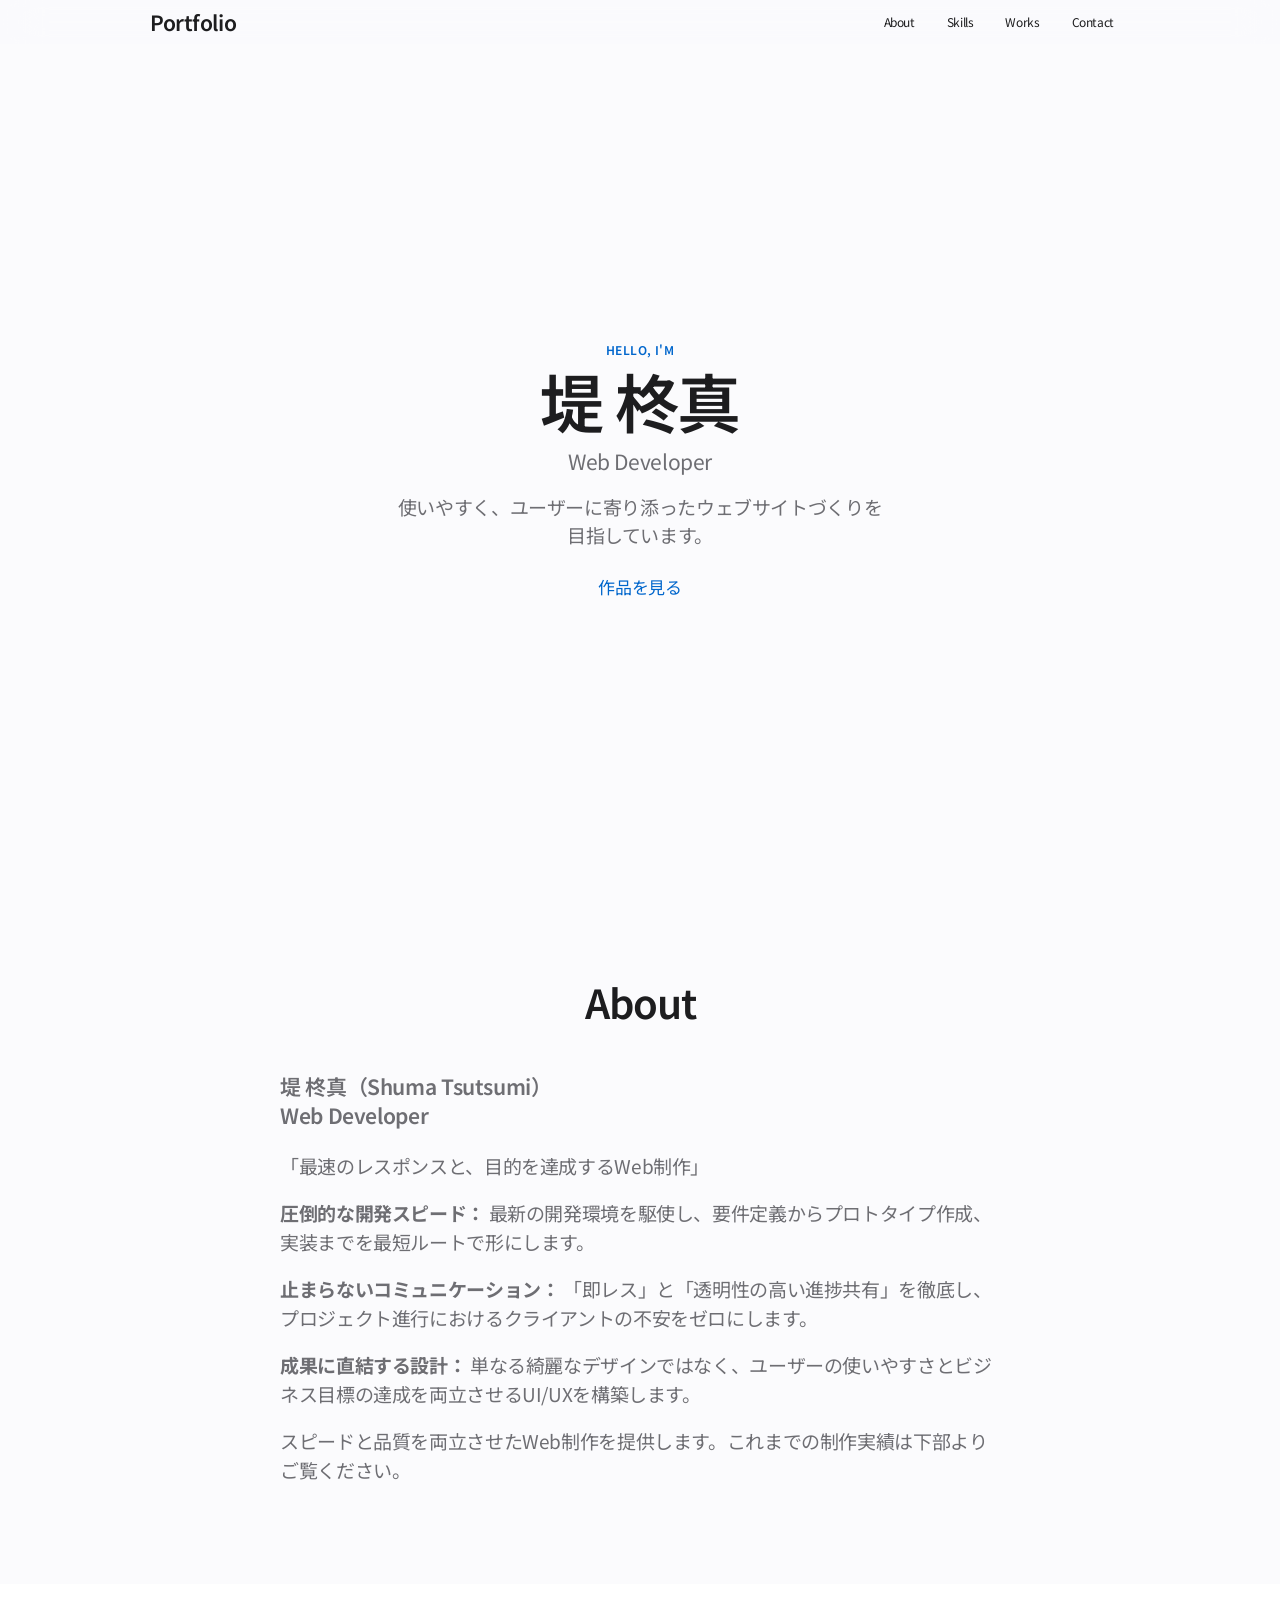
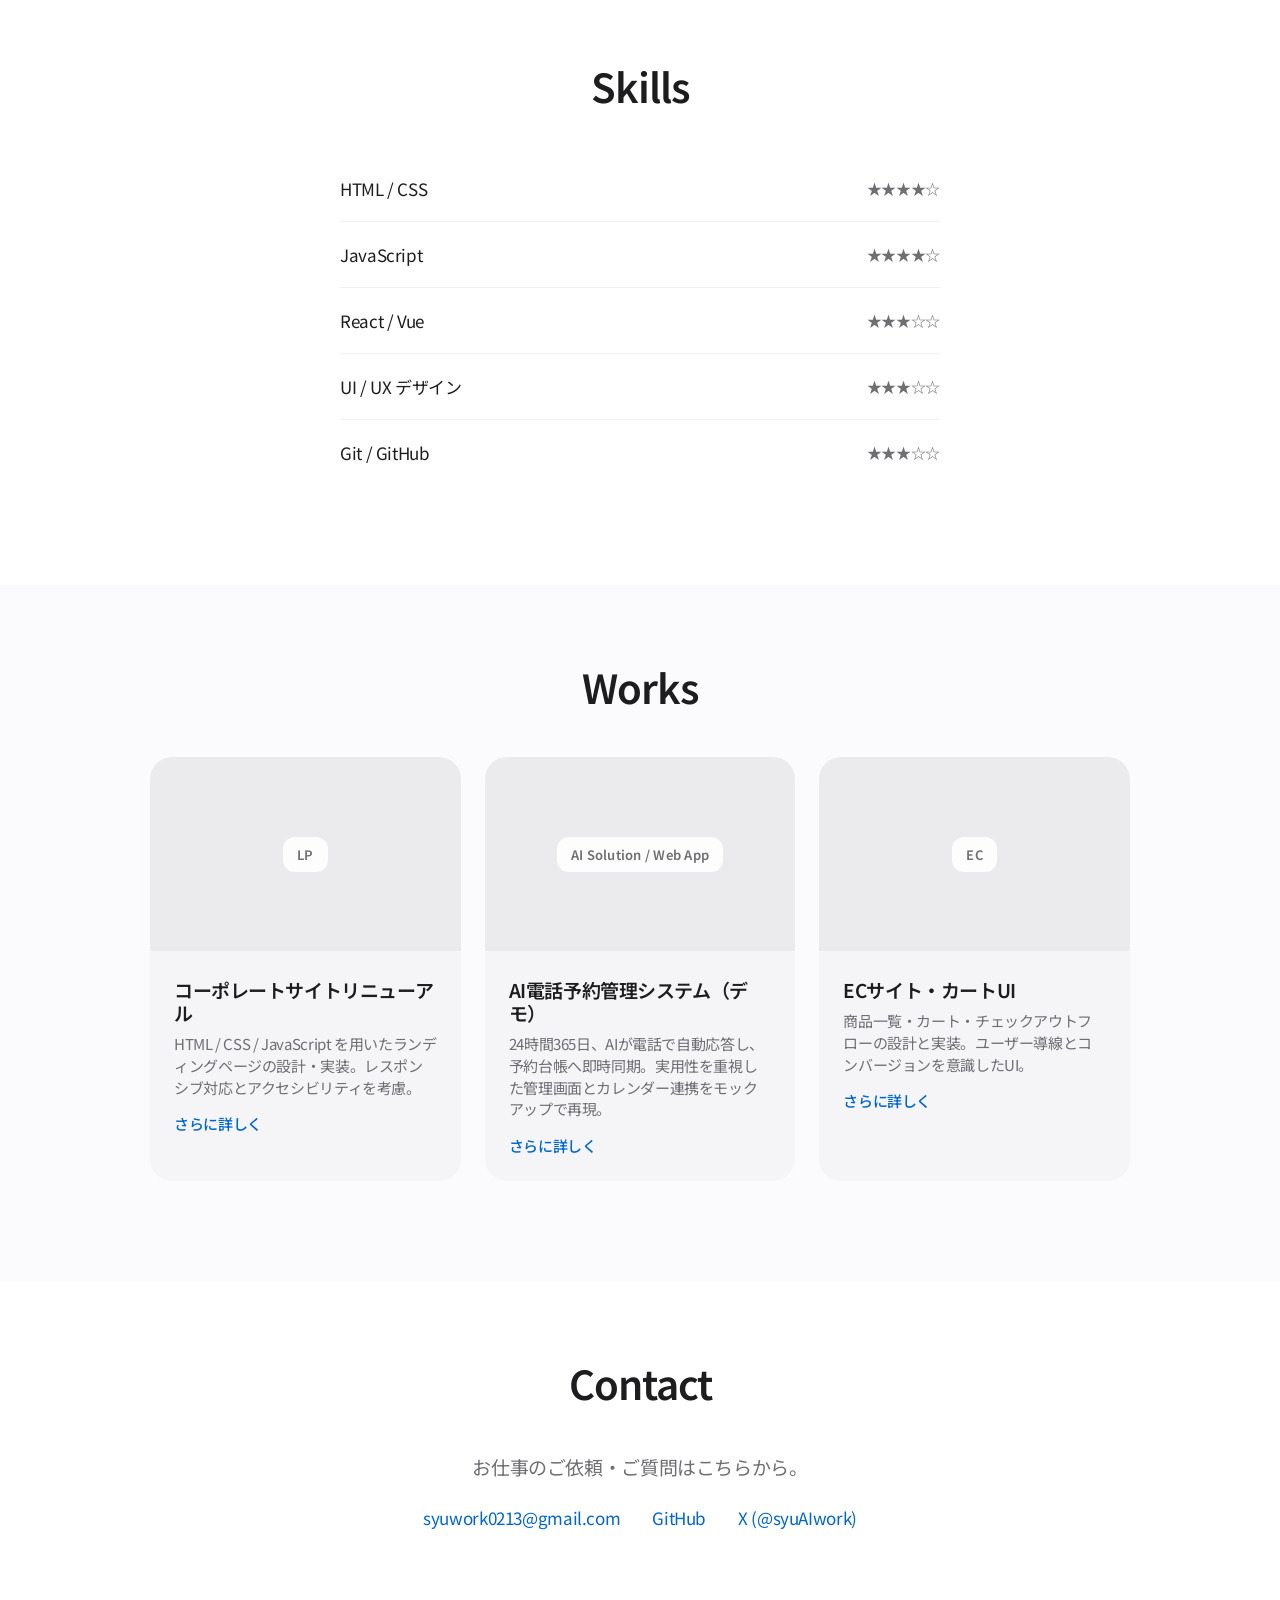
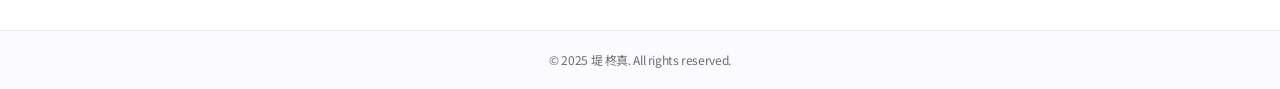
<file: index.html>
<!DOCTYPE html>
<html lang="ja">
<head>
  <meta charset="UTF-8">
  <meta name="viewport" content="width=device-width, initial-scale=1.0">
  <title>Portfolio | 堤 柊真</title>
  <meta name="description" content="堤 柊真のポートフォリオ｜関西学院大学 商学部・ウェブ制作">
  <link rel="preconnect" href="https://fonts.googleapis.com">
  <link rel="preconnect" href="https://fonts.gstatic.com" crossorigin>
  <link href="https://fonts.googleapis.com/css2?family=Noto+Sans+JP:wght@400;500;700&display=swap" rel="stylesheet">
  <link rel="stylesheet" href="./portfolio/css/styles.css">
</head>
<body>
  <header class="header">
    <nav class="nav">
      <a href="#" class="logo">Portfolio</a>
      <button class="nav-toggle" aria-label="メニューを開く">
        <span></span>
        <span></span>
        <span></span>
      </button>
      <ul class="nav-list">
        <li><a href="#about">About</a></li>
        <li><a href="#skills">Skills</a></li>
        <li><a href="#works">Works</a></li>
        <li><a href="#contact">Contact</a></li>
      </ul>
    </nav>
  </header>

  <main>
    <section class="hero" id="hero">
      <div class="hero-inner">
        <p class="hero-label">Hello, I'm</p>
        <h1 class="hero-title">堤 柊真</h1>
        <p class="hero-subtitle">Web Developer</p>
        <p class="hero-desc">使いやすく、ユーザーに寄り添ったウェブサイトづくりを目指しています。</p>
        <div class="hero-actions">
          <a href="#works" class="btn btn-primary">作品を見る</a>
        </div>
      </div>
    </section>

    <section class="section about" id="about">
      <div class="container">
        <h2 class="section-title">About</h2>
        <div class="about-content">
          <div class="about-text">
            <p class="about-name">堤 柊真（Shuma Tsutsumi）<br>Web Developer</p>
            <p class="about-tagline">「最速のレスポンスと、目的を達成するWeb制作」</p>
            <p><strong>圧倒的な開発スピード：</strong> 最新の開発環境を駆使し、要件定義からプロトタイプ作成、実装までを最短ルートで形にします。</p>
            <p><strong>止まらないコミュニケーション：</strong> 「即レス」と「透明性の高い進捗共有」を徹底し、プロジェクト進行におけるクライアントの不安をゼロにします。</p>
            <p><strong>成果に直結する設計：</strong> 単なる綺麗なデザインではなく、ユーザーの使いやすさとビジネス目標の達成を両立させるUI/UXを構築します。</p>
            <p>スピードと品質を両立させたWeb制作を提供します。これまでの制作実績は下部よりご覧ください。</p>
          </div>
        </div>
      </div>
    </section>

    <section class="section skills" id="skills">
      <div class="container">
        <h2 class="section-title">Skills</h2>
        <ul class="skills-list">
          <li class="skill-item">
            <span class="skill-name">HTML / CSS</span>
            <span class="skill-level">★★★★☆</span>
          </li>
          <li class="skill-item">
            <span class="skill-name">JavaScript</span>
            <span class="skill-level">★★★★☆</span>
          </li>
          <li class="skill-item">
            <span class="skill-name">React / Vue</span>
            <span class="skill-level">★★★☆☆</span>
          </li>
          <li class="skill-item">
            <span class="skill-name">UI / UX デザイン</span>
            <span class="skill-level">★★★☆☆</span>
          </li>
          <li class="skill-item">
            <span class="skill-name">Git / GitHub</span>
            <span class="skill-level">★★★☆☆</span>
          </li>
        </ul>
      </div>
    </section>

    <section class="section works" id="works">
      <div class="container">
        <h2 class="section-title">Works</h2>
        <ul class="works-list">
          <li class="work-card">
            <a href="#" class="work-card-link">
              <div class="work-card-box">
                <div class="work-card-visual">
                  <span class="work-card-label">LP</span>
                </div>
                <div class="work-card-body">
                  <h3 class="work-card-title">コーポレートサイトリニューアル</h3>
                  <p class="work-card-desc">HTML / CSS / JavaScript を用いたランディングページの設計・実装。レスポンシブ対応とアクセシビリティを考慮。</p>
                  <span class="work-card-cta">さらに詳しく</span>
                </div>
              </div>
            </a>
          </li>
          <li class="work-card">
            <a href="./portfolio/project/AI-yoyaku/ai-demo.html" class="work-card-link">
              <div class="work-card-box">
                <div class="work-card-visual">
                  <span class="work-card-label">AI Solution / Web App</span>
                </div>
                <div class="work-card-body">
                  <h3 class="work-card-title">AI電話予約管理システム（デモ）</h3>
                  <p class="work-card-desc">24時間365日、AIが電話で自動応答し、予約台帳へ即時同期。実用性を重視した管理画面とカレンダー連携をモックアップで再現。</p>
                  <span class="work-card-cta">さらに詳しく</span>
                </div>
              </div>
            </a>
          </li>
          <li class="work-card">
            <a href="#" class="work-card-link">
              <div class="work-card-box">
                <div class="work-card-visual">
                  <span class="work-card-label">EC</span>
                </div>
                <div class="work-card-body">
                  <h3 class="work-card-title">ECサイト・カートUI</h3>
                  <p class="work-card-desc">商品一覧・カート・チェックアウトフローの設計と実装。ユーザー導線とコンバージョンを意識したUI。</p>
                  <span class="work-card-cta">さらに詳しく</span>
                </div>
              </div>
            </a>
          </li>
        </ul>
      </div>
    </section>

    <section class="section contact" id="contact">
      <div class="container">
        <h2 class="section-title">Contact</h2>
        <p class="contact-desc">お仕事のご依頼・ご質問はこちらから。</p>
        <ul class="contact-list">
          <li>
            <a href="mailto:syuwork0213@gmail.com" class="contact-link">syuwork0213@gmail.com</a>
          </li>
          <li>
            <a href="https://github.com/yourusername" target="_blank" rel="noopener" class="contact-link">GitHub</a>
          </li>
          <li>
            <a href="https://x.com/syuAIwork" target="_blank" rel="noopener" class="contact-link">X (@syuAIwork)</a>
          </li>
        </ul>
      </div>
    </section>
  </main>

  <footer class="footer">
    <p>&copy; 2025 堤 柊真. All rights reserved.</p>
  </footer>

  <script src="./portfolio/script.js"></script>
</body>
</html>
</file>
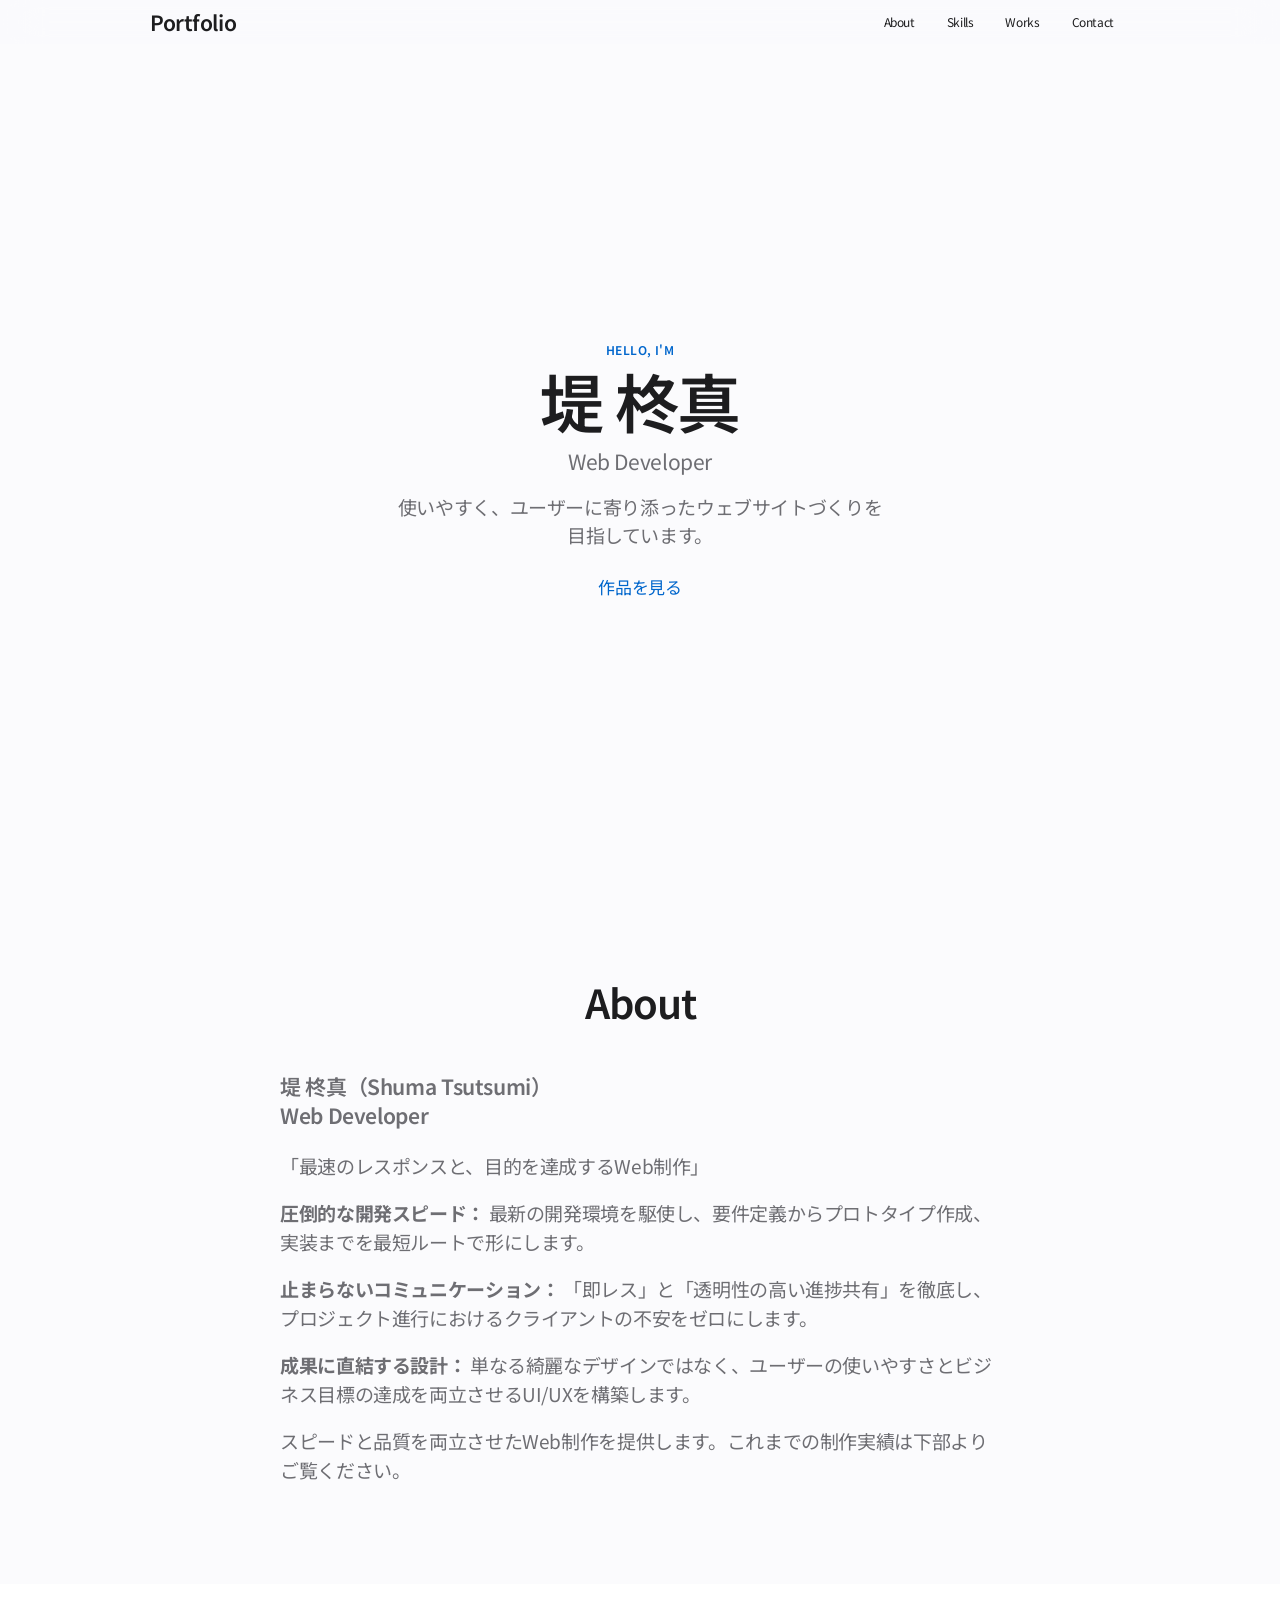
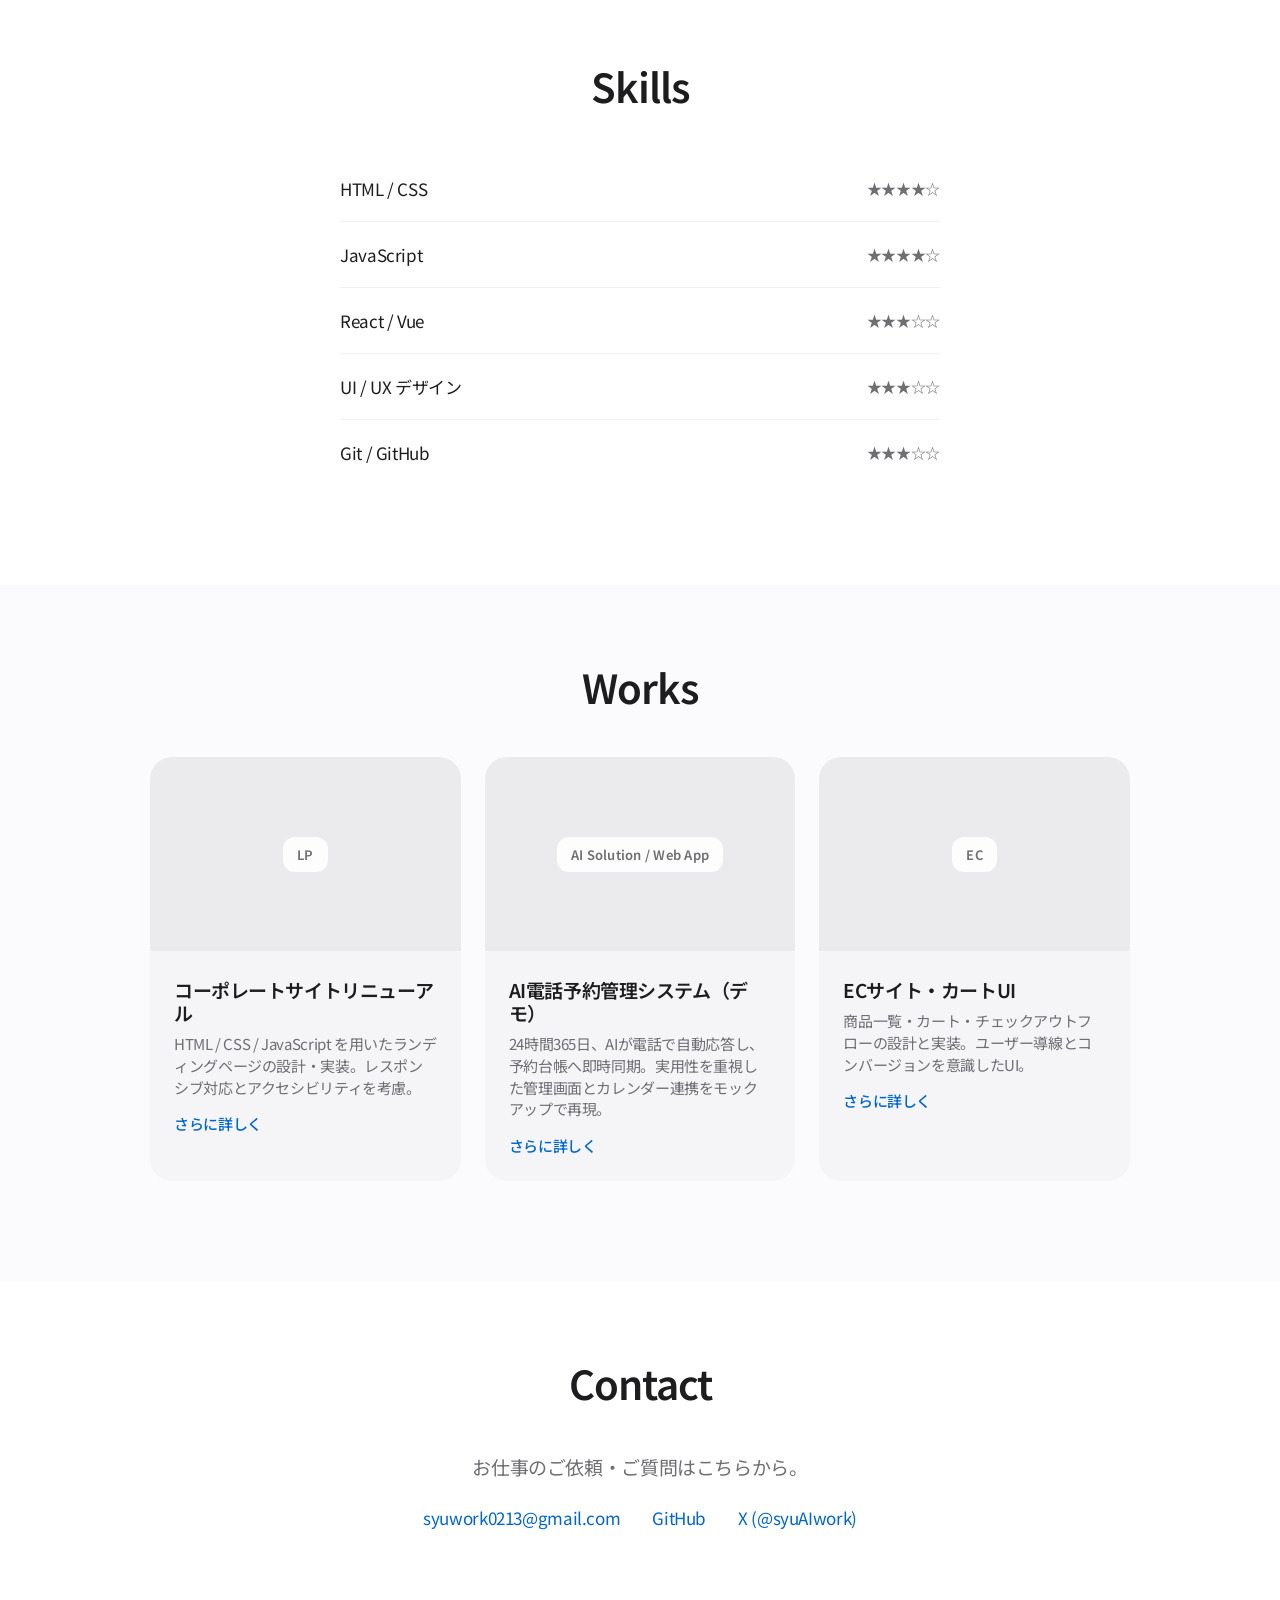
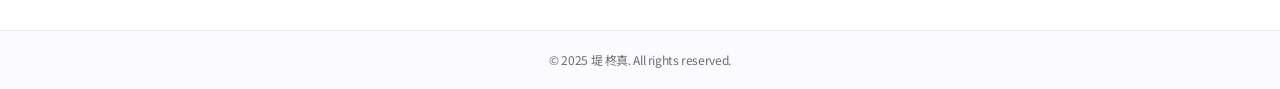
<file: portfolio/index.html>
<!DOCTYPE html>
<html lang="ja">
<head>
  <meta charset="UTF-8">
  <meta name="viewport" content="width=device-width, initial-scale=1.0">
  <title>Portfolio | 堤 柊真</title>
  <meta name="description" content="堤 柊真のポートフォリオ｜関西学院大学 商学部・ウェブ制作">
  <link rel="preconnect" href="https://fonts.googleapis.com">
  <link rel="preconnect" href="https://fonts.gstatic.com" crossorigin>
  <link href="https://fonts.googleapis.com/css2?family=Noto+Sans+JP:wght@400;500;700&display=swap" rel="stylesheet">
  <link rel="stylesheet" href="css/styles.css">
</head>
<body>
  <header class="header">
    <nav class="nav">
      <a href="#" class="logo">Portfolio</a>
      <button class="nav-toggle" aria-label="メニューを開く">
        <span></span>
        <span></span>
        <span></span>
      </button>
      <ul class="nav-list">
        <li><a href="#about">About</a></li>
        <li><a href="#skills">Skills</a></li>
        <li><a href="#works">Works</a></li>
        <li><a href="#contact">Contact</a></li>
      </ul>
    </nav>
  </header>

  <main>
    <section class="hero" id="hero">
      <div class="hero-inner">
        <p class="hero-label">Hello, I'm</p>
        <h1 class="hero-title">堤 柊真</h1>
        <p class="hero-subtitle">Web Developer</p>
        <p class="hero-desc">使いやすく、ユーザーに寄り添ったウェブサイトづくりを目指しています。</p>
        <div class="hero-actions">
          <a href="#works" class="btn btn-primary">作品を見る</a>
        </div>
      </div>
    </section>

    <section class="section about" id="about">
      <div class="container">
        <h2 class="section-title">About</h2>
        <div class="about-content">
          <div class="about-text">
            <p class="about-name">堤 柊真（Shuma Tsutsumi）<br>Web Developer</p>
            <p class="about-tagline">「最速のレスポンスと、目的を達成するWeb制作」</p>
            <p><strong>圧倒的な開発スピード：</strong> 最新の開発環境を駆使し、要件定義からプロトタイプ作成、実装までを最短ルートで形にします。</p>
            <p><strong>止まらないコミュニケーション：</strong> 「即レス」と「透明性の高い進捗共有」を徹底し、プロジェクト進行におけるクライアントの不安をゼロにします。</p>
            <p><strong>成果に直結する設計：</strong> 単なる綺麗なデザインではなく、ユーザーの使いやすさとビジネス目標の達成を両立させるUI/UXを構築します。</p>
            <p>スピードと品質を両立させたWeb制作を提供します。これまでの制作実績は下部よりご覧ください。</p>
          </div>
        </div>
      </div>
    </section>

    <section class="section skills" id="skills">
      <div class="container">
        <h2 class="section-title">Skills</h2>
        <ul class="skills-list">
          <li class="skill-item">
            <span class="skill-name">HTML / CSS</span>
            <span class="skill-level">★★★★☆</span>
          </li>
          <li class="skill-item">
            <span class="skill-name">JavaScript</span>
            <span class="skill-level">★★★★☆</span>
          </li>
          <li class="skill-item">
            <span class="skill-name">React / Vue</span>
            <span class="skill-level">★★★☆☆</span>
          </li>
          <li class="skill-item">
            <span class="skill-name">UI / UX デザイン</span>
            <span class="skill-level">★★★☆☆</span>
          </li>
          <li class="skill-item">
            <span class="skill-name">Git / GitHub</span>
            <span class="skill-level">★★★☆☆</span>
          </li>
        </ul>
      </div>
    </section>

    <section class="section works" id="works">
      <div class="container">
        <h2 class="section-title">Works</h2>
        <ul class="works-list">
          <li class="work-card">
            <a href="#" class="work-card-link">
              <div class="work-card-box">
                <div class="work-card-visual">
                  <span class="work-card-label">LP</span>
                </div>
                <div class="work-card-body">
                  <h3 class="work-card-title">コーポレートサイトリニューアル</h3>
                  <p class="work-card-desc">HTML / CSS / JavaScript を用いたランディングページの設計・実装。レスポンシブ対応とアクセシビリティを考慮。</p>
                  <span class="work-card-cta">さらに詳しく</span>
                </div>
              </div>
            </a>
          </li>
          <li class="work-card">
            <a href="../AI-yoyaku/ai-demo.html" class="work-card-link">
              <div class="work-card-box">
                <div class="work-card-visual">
                  <span class="work-card-label">AI Solution / Web App</span>
                </div>
                <div class="work-card-body">
                  <h3 class="work-card-title">AI電話予約管理システム（デモ）</h3>
                  <p class="work-card-desc">24時間365日、AIが電話で自動応答し、予約台帳へ即時同期。実用性を重視した管理画面とカレンダー連携をモックアップで再現。</p>
                  <span class="work-card-cta">さらに詳しく</span>
                </div>
              </div>
            </a>
          </li>
          <li class="work-card">
            <a href="#" class="work-card-link">
              <div class="work-card-box">
                <div class="work-card-visual">
                  <span class="work-card-label">EC</span>
                </div>
                <div class="work-card-body">
                  <h3 class="work-card-title">ECサイト・カートUI</h3>
                  <p class="work-card-desc">商品一覧・カート・チェックアウトフローの設計と実装。ユーザー導線とコンバージョンを意識したUI。</p>
                  <span class="work-card-cta">さらに詳しく</span>
                </div>
              </div>
            </a>
          </li>
        </ul>
      </div>
    </section>

    <section class="section contact" id="contact">
      <div class="container">
        <h2 class="section-title">Contact</h2>
        <p class="contact-desc">お仕事のご依頼・ご質問はこちらから。</p>
        <ul class="contact-list">
          <li>
            <a href="mailto:syuwork0213@gmail.com" class="contact-link">syuwork0213@gmail.com</a>
          </li>
          <li>
            <a href="https://github.com/yourusername" target="_blank" rel="noopener" class="contact-link">GitHub</a>
          </li>
          <li>
            <a href="https://x.com/syuAIwork" target="_blank" rel="noopener" class="contact-link">X (@syuAIwork)</a>
          </li>
        </ul>
      </div>
    </section>
  </main>

  <footer class="footer">
    <p>&copy; 2025 堤 柊真. All rights reserved.</p>
  </footer>

  <script src="script.js"></script>
</body>
</html>
</file>
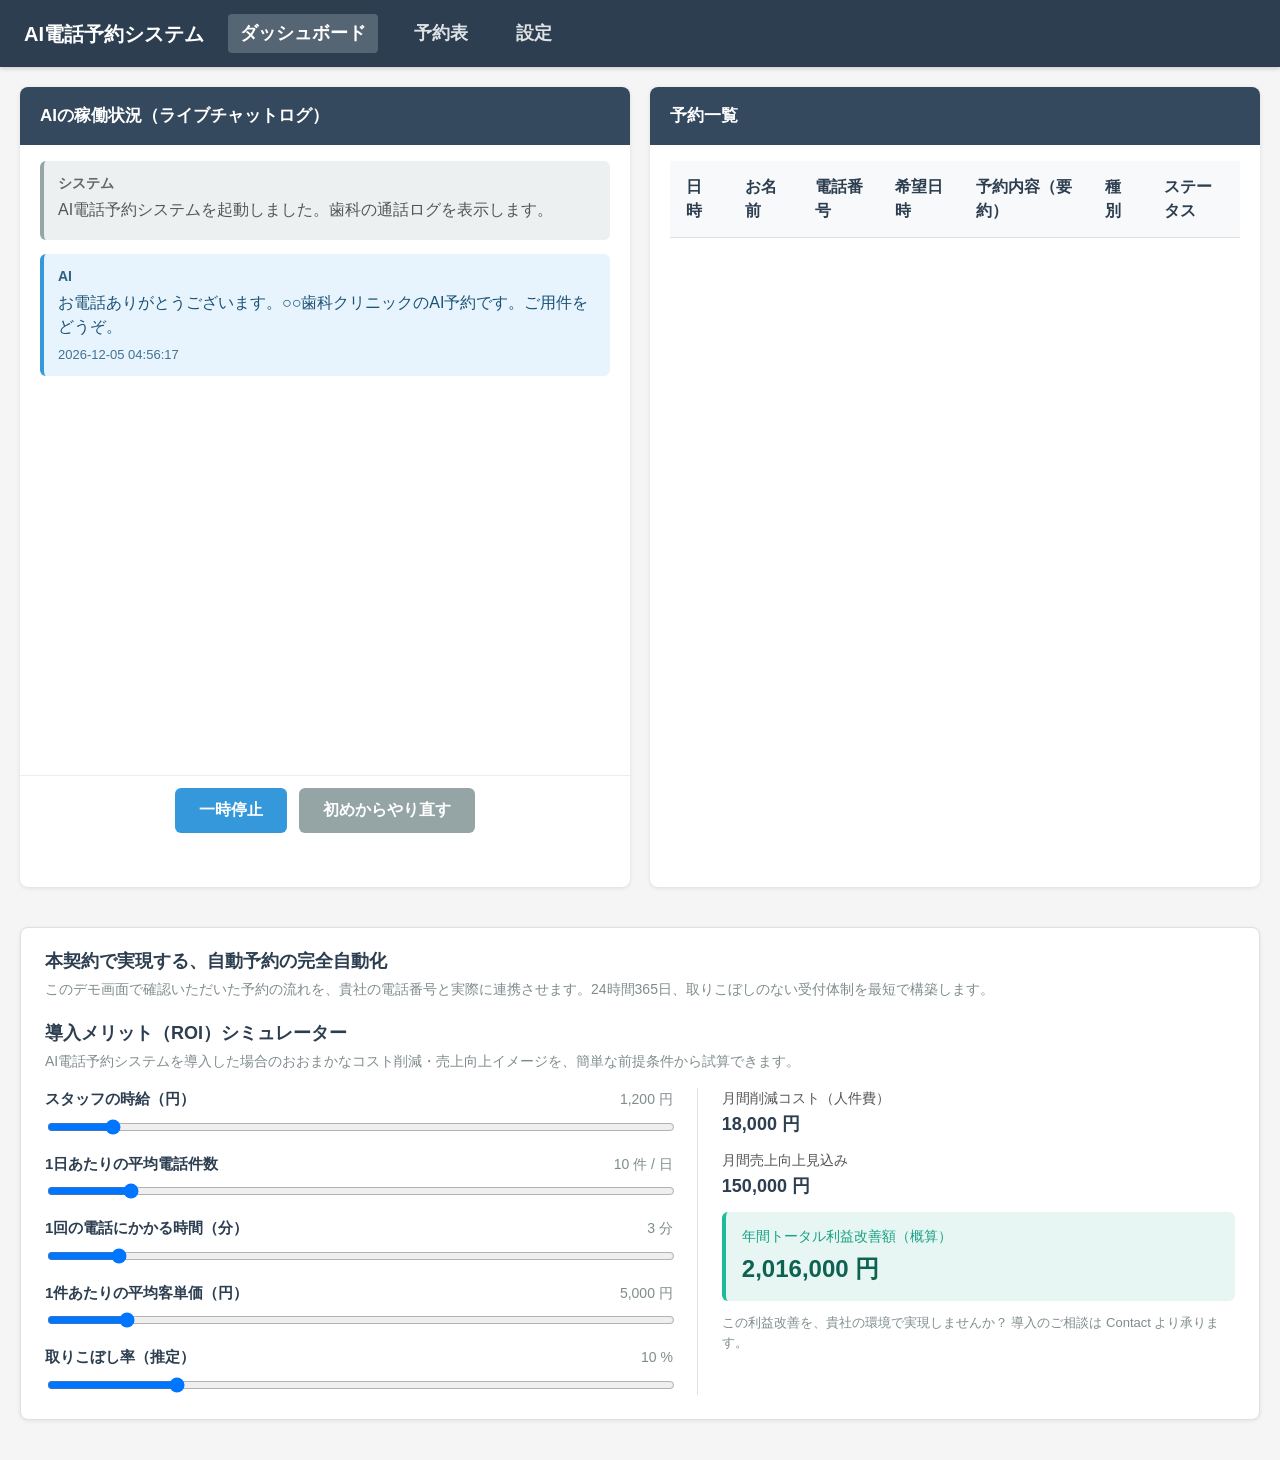
<file: AI-yoyaku/ai-demo.html>
<!DOCTYPE html>
<html lang="ja">
<head>
  <meta charset="UTF-8">
  <meta name="viewport" content="width=device-width, initial-scale=1.0">
  <title>AI電話予約システム - デモ管理画面</title>
  <style>
    * {
      box-sizing: border-box;
    }
    body {
      margin: 0;
      font-family: "Segoe UI", "Hiragino Sans", "Hiragino Kaku Gothic ProN", Meiryo, sans-serif;
      font-size: 16px;
      line-height: 1.5;
      color: #333;
      background: #f5f5f5;
    }

    /* ナビゲーションバー */
    .nav {
      background: #2c3e50;
      color: #fff;
      padding: 14px 24px;
      font-weight: 700;
      font-size: 18px;
      box-shadow: 0 2px 4px rgba(0,0,0,0.15);
    }
    .nav-inner {
      max-width: 1600px;
      margin: 0 auto;
      display: flex;
      align-items: center;
      gap: 24px;
    }
    .nav-title {
      font-size: 20px;
    }
    .nav-item {
      color: rgba(255,255,255,0.85);
      text-decoration: none;
      padding: 6px 12px;
      border-radius: 4px;
    }
    .nav-item:hover {
      background: rgba(255,255,255,0.1);
      color: #fff;
    }
    .nav-item.active {
      background: rgba(255,255,255,0.2);
      color: #fff;
    }

    /* メインコンテンツ */
    .main {
      max-width: 1600px;
      margin: 0 auto;
      padding: 20px;
      display: grid;
      grid-template-columns: 1fr 1fr;
      gap: 20px;
      min-height: calc(100vh - 60px);
    }
    @media (max-width: 1000px) {
      .main {
        grid-template-columns: 1fr;
      }
    }

    /* パネル共通 */
    .panel {
      background: #fff;
      border-radius: 8px;
      box-shadow: 0 1px 4px rgba(0,0,0,0.1);
      overflow: hidden;
      display: flex;
      flex-direction: column;
    }
    .panel-header {
      padding: 16px 20px;
      background: #34495e;
      color: #fff;
      font-weight: 700;
      font-size: 17px;
    }
    .panel-body {
      padding: 16px 20px;
      flex: 1;
      overflow: auto;
    }

    /* 左: ライブチャットログ */
    .chat-log {
      min-height: 400px;
      max-height: 70vh;
    }
    .chat-entry {
      margin-bottom: 14px;
      padding: 12px 14px;
      border-radius: 6px;
      font-size: 16px;
      line-height: 1.5;
    }
    .chat-entry.system {
      background: #ecf0f1;
      color: #555;
      border-left: 4px solid #95a5a6;
    }
    .chat-entry.ai {
      background: #e8f4fd;
      color: #1a5276;
      border-left: 4px solid #3498db;
    }
    .chat-entry.user {
      background: #eafaf1;
      color: #1e8449;
      border-left: 4px solid #27ae60;
    }
    .chat-entry .label {
      font-weight: 700;
      font-size: 14px;
      margin-bottom: 4px;
      opacity: 0.9;
    }
    .chat-entry .time {
      font-size: 13px;
      opacity: 0.8;
      margin-top: 6px;
    }

    /* 右: 予約一覧テーブル */
    .table-wrap {
      overflow-x: auto;
    }
    table {
      width: 100%;
      border-collapse: collapse;
      font-size: 16px;
    }
    th, td {
      padding: 14px 16px;
      text-align: left;
      border-bottom: 1px solid #e0e0e0;
    }
    th {
      background: #f8f9fa;
      font-weight: 700;
      color: #2c3e50;
    }
    tr:hover {
      background: #f8f9fa;
    }
    tr.new-row {
      animation: rowAppear 0.5s ease-out;
    }
    @keyframes rowAppear {
      from {
        opacity: 0;
        background: #d4edda;
      }
      to {
        opacity: 1;
        background: transparent;
      }
    }

    /* ステータスバッジ */
    .badge {
      display: inline-block;
      padding: 6px 12px;
      border-radius: 6px;
      font-size: 14px;
      font-weight: 700;
    }
    .badge-確定 {
      background: #d4edda;
      color: #155724;
    }
    .badge-確認中 {
      background: #fff3cd;
      color: #856404;
    }
    .badge-キャンセル {
      background: #f8d7da;
      color: #721c24;
    }
    .badge-新規 {
      background: #cce5ff;
      color: #004085;
    }
    .badge-type { /* 種別バッジ共通 */
      font-weight: 700;
    }
    .badge-type-shin { /* 初診（紫系・他バッジと被らない） */
      background: #f3e5f5;
      color: #6a1b9a;
      white-space: nowrap;
      padding: 4px 10px;
    }
    .badge-type-sai { /* 再診（ティール系・他バッジと被らない） */
      background: #e0f2f1;
      color: #00695c;
    }
    .badge-type-unknown { /* 不明 */
      background: #f5f5f5;
      color: #757575;
      white-space: nowrap;
      padding: 4px 10px;
    }

    /* ボタン */
    .btn {
      display: inline-block;
      padding: 12px 24px;
      font-size: 16px;
      font-weight: 600;
      border: none;
      border-radius: 6px;
      cursor: pointer;
      min-height: 44px;
      min-width: 100px;
    }
    .btn-primary {
      background: #3498db;
      color: #fff;
    }
    .btn-primary:hover {
      background: #2980b9;
    }
    .btn-secondary {
      background: #95a5a6;
      color: #fff;
    }
    .btn-secondary:hover {
      background: #7f8c8d;
    }
    .panel-actions {
      padding: 12px 20px;
      border-top: 1px solid #eee;
      display: flex;
      justify-content: center;
      gap: 12px;
      flex-wrap: wrap;
    }
    /* ROI シミュレーター */
    .roi-section {
      max-width: 1600px;
      margin: 20px auto 40px;
      padding: 0 20px;
    }
    .roi-inner {
      background: #ffffff;
      border-radius: 8px;
      box-shadow: 0 1px 4px rgba(0,0,0,0.08);
      padding: 20px 24px 24px;
      border: 1px solid #e0e0e0;
    }
    .roi-title {
      font-size: 18px;
      font-weight: 700;
      color: #2c3e50;
      margin: 0 0 4px;
    }
    .roi-subtitle {
      font-size: 14px;
      color: #7f8c8d;
      margin: 0 0 16px;
    }
    /* フォーカス時のアウトラインをメインカラーに統一 */
    button:focus-visible,
    input:focus-visible,
    select:focus-visible,
    textarea:focus-visible {
      outline: 2px solid #3498db;
      outline-offset: 2px;
    }
    .roi-grid {
      display: grid;
      grid-template-columns: minmax(0, 1.4fr) minmax(0, 1.2fr);
      gap: 24px;
    }
    .roi-input-group {
      display: flex;
      flex-direction: column;
      gap: 16px;
    }
    .roi-input-row {
      display: flex;
      flex-direction: column;
      gap: 6px;
    }
    .roi-label-line {
      display: flex;
      justify-content: space-between;
      align-items: baseline;
      font-size: 14px;
      color: #2c3e50;
    }
    .roi-label-line strong {
      font-size: 15px;
    }
    .roi-label-value {
      font-size: 14px;
      color: #7f8c8d;
    }
    .roi-input-row input[type="range"] {
      width: 100%;
    }
    .roi-results {
      border-left: 1px solid #e0e0e0;
      padding-left: 24px;
    }
    .roi-result-block {
      margin-bottom: 12px;
      font-size: 14px;
      color: #555;
    }
    .roi-result-label {
      display: block;
      margin-bottom: 2px;
    }
    .roi-result-value {
      font-weight: 700;
      font-size: 18px;
      color: #2c3e50;
    }
    .roi-annual-highlight {
      margin-top: 12px;
      padding: 14px 16px;
      border-radius: 6px;
      background: #e8f6f3;
      border-left: 4px solid #1abc9c;
    }
    .roi-annual-label {
      font-size: 14px;
      color: #16a085;
      margin-bottom: 4px;
    }
    .roi-annual-value {
      font-size: 24px;
      font-weight: 800;
      color: #0e6251;
    }
    .roi-note {
      margin-top: 12px;
      font-size: 13px;
      color: #7f8c8d;
    }

    /* 通話内容モーダル */
    .call-modal-overlay {
      position: fixed;
      inset: 0;
      background: rgba(0,0,0,0.4);
      display: flex;
      align-items: center;
      justify-content: center;
      z-index: 1100;
      padding: 20px;
    }
    .call-modal-overlay.hidden { display: none; }
    .call-modal {
      background: #fff;
      border-radius: 8px;
      box-shadow: 0 4px 20px rgba(0,0,0,0.2);
      max-width: 520px;
      width: 100%;
      max-height: 85vh;
      overflow: hidden;
      display: flex;
      flex-direction: column;
    }
    .call-modal .modal-header {
      padding: 16px 20px;
      background: #34495e;
      color: #fff;
      font-weight: 700;
      font-size: 17px;
      flex-shrink: 0;
    }
    .call-modal .modal-body {
      padding: 16px 20px;
      overflow-y: auto;
      flex: 1;
    }
    .call-modal .chat-entry {
      margin-bottom: 12px;
      padding: 12px 14px;
      border-radius: 6px;
      font-size: 15px;
    }
    .call-modal .chat-entry.system { background: #ecf0f1; color: #555; border-left: 4px solid #95a5a6; }
    .call-modal .chat-entry.ai { background: #e8f4fd; color: #1a5276; border-left: 4px solid #3498db; }
    .call-modal .chat-entry.user { background: #eafaf1; color: #1e8449; border-left: 4px solid #27ae60; }
    .call-modal .no-conversation {
      color: #7f8c8d;
      font-size: 15px;
      padding: 16px 0;
    }
    .call-modal-close {
      margin: 16px 20px 20px;
      padding: 10px 20px;
      font-size: 15px;
      font-weight: 600;
      border: none;
      border-radius: 6px;
      background: #95a5a6;
      color: #fff;
      cursor: pointer;
      width: calc(100% - 40px);
    }
    .call-modal-close:hover { background: #7f8c8d; }
    @media (max-width: 900px) {
      .roi-grid {
        grid-template-columns: 1fr;
      }
      .roi-results {
        border-left: none;
        border-top: 1px solid #e0e0e0;
        padding-left: 0;
        padding-top: 16px;
        margin-top: 4px;
      }
    }
    /* 通知トースト（メール / LINE） */
    .toast-container {
      position: fixed;
      left: 50%;
      bottom: 24px;
      transform: translateX(-50%);
      z-index: 1000;
      display: flex;
      flex-direction: column-reverse; /* 下にメール、その上にLINE */
      align-items: center;
      gap: 8px;
      pointer-events: none;
    }
    .toast-container .email-toast,
    .toast-container .line-toast {
      position: static;
      bottom: auto;
      left: auto;
      transform: none;
      padding: 14px 24px;
      padding-right: 40px; /* 右上の×ボタンぶん余白を確保 */
      border-radius: 8px;
      box-shadow: 0 4px 12px rgba(0,0,0,0.2);
      font-size: 16px;
      font-weight: 600;
      color: #fff;
      animation: toastIn 0.3s ease-out;
      pointer-events: auto;
      max-width: 480px;
      display: block;
      position: relative;
    }
    .email-toast {
      background: #2c3e50;
    }
    .line-toast {
      background: #06C755;
    }
    .toast-message {
      display: block;
    }
    .toast-close {
      border: none;
      background: transparent;
      color: #fff;
      font-size: 18px;
      line-height: 1;
      cursor: pointer;
      padding: 0 4px;
      position: absolute;
      top: 8px;
      right: 10px;
    }
    .email-toast.hide,
    .line-toast.hide {
      animation: toastOut 0.3s ease-out forwards;
    }
    /* スマホ・タブレットでもトーストが重ならないように調整 */
    @media (max-width: 768px) {
      .toast-container {
        bottom: 16px;
        width: 100%;
        padding: 0 16px;
        align-items: stretch;
      }
      .toast-container .email-toast,
      .toast-container .line-toast {
        width: 100%;
        max-width: none;
      }
    }
    @keyframes toastIn {
      from { opacity: 0; transform: translateY(10px); }
      to { opacity: 1; transform: translateY(0); }
    }
    @keyframes toastOut {
      from { opacity: 1; transform: translateY(0); }
      to { opacity: 0; transform: translateY(-10px); }
    }
  </style>
</head>
<body>
  <div id="toastContainer" class="toast-container">
    <div id="lineToast" class="line-toast" style="display: none;" aria-live="polite"></div>
    <div id="emailToast" class="email-toast" style="display: none;" aria-live="polite"></div>
  </div>
  <div id="callModal" class="call-modal-overlay hidden" aria-hidden="true">
    <div class="call-modal" role="dialog" aria-labelledby="callModalTitle">
      <header class="modal-header" id="callModalTitle">通話内容</header>
      <div class="modal-body" id="callModalBody"></div>
      <button type="button" class="call-modal-close" id="callModalClose">閉じる</button>
    </div>
  </div>
  <nav class="nav">
    <div class="nav-inner">
      <span class="nav-title">AI電話予約システム</span>
      <a href="#" class="nav-item active">ダッシュボード</a>
      <a href="reservation-calendar.html" class="nav-item">予約表</a>
      <a href="ai-settings.html" class="nav-item">設定</a>
    </div>
  </nav>

  <main class="main">
    <!-- 左: AI稼働状況（ライブチャットログ） -->
    <section class="panel">
      <header class="panel-header">AIの稼働状況（ライブチャットログ）</header>
      <div class="panel-body chat-log" id="chatLog">
        <div class="chat-entry system">
          <div class="label">システム</div>
          <div>AI電話予約システムを起動しました。歯科の通話ログを表示します。</div>
          <div class="time" data-time></div>
        </div>
      </div>
      <div class="panel-actions">
        <button type="button" class="btn btn-primary" id="btnDemoToggle">デモを開始</button>
        <button type="button" class="btn btn-secondary" id="btnResetDemo">初めからやり直す</button>
      </div>
    </section>

    <!-- 右: 予約一覧テーブル -->
    <section class="panel">
      <header class="panel-header">予約一覧</header>
      <div class="panel-body">
        <div class="table-wrap">
          <table>
            <thead>
              <tr>
                <th>日時</th>
                <th>お名前</th>
                <th>電話番号</th>
                <th>希望日時</th>
                <th>予約内容（要約）</th>
                <th>種別</th>
                <th>ステータス</th>
              </tr>
            </thead>
            <tbody id="reservationTable">
              <!-- デモ開始後に予約が自動で追加されます -->
            </tbody>
          </table>
        </div>
      </div>
    </section>
  </main>

  <section class="roi-section" aria-labelledby="roi-title">
    <div class="roi-inner">
      <h2 class="roi-title">本契約で実現する、自動予約の完全自動化</h2>
      <p class="roi-subtitle">このデモ画面で確認いただいた予約の流れを、貴社の電話番号と実際に連携させます。24時間365日、取りこぼしのない受付体制を最短で構築します。</p>
      <h3 class="roi-title" id="roi-title" style="margin-top: 20px;">導入メリット（ROI）シミュレーター</h3>
      <p class="roi-subtitle">AI電話予約システムを導入した場合のおおまかなコスト削減・売上向上イメージを、簡単な前提条件から試算できます。</p>
      <div class="roi-grid">
        <div class="roi-input-group">
          <div class="roi-input-row">
            <div class="roi-label-line">
              <strong>スタッフの時給（円）</strong>
              <span class="roi-label-value"><span id="roiWageValue">1,200</span> 円</span>
            </div>
            <input type="range" id="roiWage" min="800" max="5000" step="100" value="1200">
          </div>
          <div class="roi-input-row">
            <div class="roi-label-line">
              <strong>1日あたりの平均電話件数</strong>
              <span class="roi-label-value"><span id="roiCallsValue">10</span> 件 / 日</span>
            </div>
            <input type="range" id="roiCalls" min="0" max="80" step="1" value="10">
          </div>
          <div class="roi-input-row">
            <div class="roi-label-line">
              <strong>1回の電話にかかる時間（分）</strong>
              <span class="roi-label-value"><span id="roiMinutesValue">3</span> 分</span>
            </div>
            <input type="range" id="roiMinutes" min="1" max="20" step="1" value="3">
          </div>
          <div class="roi-input-row">
            <div class="roi-label-line">
              <strong>1件あたりの平均客単価（円）</strong>
              <span class="roi-label-value"><span id="roiUnitValue">5,000</span> 円</span>
            </div>
            <input type="range" id="roiUnit" min="3000" max="20000" step="500" value="5000">
          </div>
          <div class="roi-input-row">
            <div class="roi-label-line">
              <strong>取りこぼし率（推定）</strong>
              <span class="roi-label-value"><span id="roiLossRateValue">10</span> %</span>
            </div>
            <input type="range" id="roiLossRate" min="0" max="50" step="1" value="10">
          </div>
        </div>
        <div class="roi-results">
          <div class="roi-result-block">
            <span class="roi-result-label">月間削減コスト（人件費）</span>
            <span class="roi-result-value" id="roiMonthlyCost">- 円</span>
          </div>
          <div class="roi-result-block">
            <span class="roi-result-label">月間売上向上見込み</span>
            <span class="roi-result-value" id="roiMonthlyRevenue">- 円</span>
          </div>
          <div class="roi-annual-highlight">
            <div class="roi-annual-label">年間トータル利益改善額（概算）</div>
            <div class="roi-annual-value" id="roiAnnualTotal">- 円</div>
          </div>
          <p class="roi-note">この利益改善を、貴社の環境で実現しませんか？ 導入のご相談は Contact より承ります。</p>
        </div>
      </div>
    </div>
  </section>

  <script>
    (function () {
      const chatLog = document.getElementById('chatLog');
      const reservationTable = document.getElementById('reservationTable');
      const btnDemoToggle = document.getElementById('btnDemoToggle');
      const btnResetDemo = document.getElementById('btnResetDemo');
      const callModalEl = document.getElementById('callModal');
      const callModalBody = document.getElementById('callModalBody');
      const callModalTitle = document.getElementById('callModalTitle');
      const callModalCloseBtn = document.getElementById('callModalClose');
      const toastContainer = document.getElementById('toastContainer');

      // デモ用の対話スクリプト（歯科・1往復で1予約が完了する想定）
      const scenarios = [
        {
          entries: [
            { type: 'ai', label: 'AI', text: 'お電話ありがとうございます。○○歯科クリニックのAI予約です。ご用件をどうぞ。' },
            { type: 'user', label: 'お客様', text: '虫歯の治療で予約を取りたいです。' },
            { type: 'ai', label: 'AI', text: '診察券をお持ちですか？' },
            { type: 'user', label: 'お客様', text: '持っていません。' },
            { type: 'ai', label: 'AI', text: '初診で承りました。お名前をフルネームでお願いします。' },
            { type: 'user', label: 'お客様', text: '鈴木 一郎です。' },
            { type: 'ai', label: 'AI', text: '鈴木一郎様ですね。ご連絡先の電話番号をお願いします。' },
            { type: 'user', label: 'お客様', text: '070-1111-2222です。' },
            { type: 'ai', label: 'AI', text: '070-1111-2222で承りました。ご希望の日時はいつがよろしいですか？' },
            { type: 'user', label: 'お客様', text: '3月7日の午後2時でお願いします。' },
            { type: 'ai', label: 'AI', text: '虫歯治療で3月7日 14:00で承りました。この内容で予約を確定してよろしいですか？' },
            { type: 'user', label: 'お客様', text: 'はい、お願いします。' },
            { type: 'ai', label: 'AI', text: '予約が完了しました。当日お待ちしております。' },
            { type: 'system', label: 'システム', text: '通話終了。予約内容を要約して一覧に追加しました。' }
          ],
          reservation: { date: '2025-03-01 14:05', name: '鈴木 一郎', tel: '070-1111-2222', hope: '03/07 14:00', summary: '虫歯の治療', status: '確定', statusClass: 'badge-確定', patientType: '初診' }
        },
        {
          entries: [
            { type: 'ai', label: 'AI', text: 'お電話ありがとうございます。○○歯科クリニックのAI予約です。' },
            { type: 'user', label: 'お客様', text: '親知らずを抜いてほしいんです。田中 美咲です。' },
            { type: 'ai', label: 'AI', text: '診察券をお持ちですか？' },
            { type: 'user', label: 'お客様', text: '12345です。' },
            { type: 'ai', label: 'AI', text: '再診（12345）で承りました。電話番号をお願いします。' },
            { type: 'user', label: 'お客様', text: '090-3333-4444です。' },
            { type: 'ai', label: 'AI', text: 'ご希望の日時はいかがですか？まずは相談・診察のご予約になります。' },
            { type: 'user', label: 'お客様', text: '3月8日の午前10時がいいです。' },
            { type: 'ai', label: 'AI', text: '親知らず抜歯の相談で3月8日 10:00で承りました。確認のため折り返しご連絡します。' },
            { type: 'system', label: 'システム', text: '通話終了。予約内容を要約して一覧に追加しました。' }
          ],
          reservation: { date: '2025-03-01 14:12', name: '田中 美咲', tel: '090-3333-4444', hope: '03/08 10:00', summary: '親知らずの抜歯相談', status: '確認中', statusClass: 'badge-確認中', patientType: '再診（12345）' }
        },
        {
          entries: [
            { type: 'ai', label: 'AI', text: 'お電話ありがとうございます。○○歯科クリニックのAI予約です。' },
            { type: 'user', label: 'お客様', text: '歯が痛いので見てほしいです。高橋 健太です。' },
            { type: 'ai', label: 'AI', text: '診察券をお持ちですか？' },
            { type: 'user', label: 'お客様', text: '初診です。' },
            { type: 'ai', label: 'AI', text: '初診で承りました。ご連絡先の電話番号をお願いします。' },
            { type: 'user', label: 'お客様', text: '080-5555-6666です。' },
            { type: 'ai', label: 'AI', text: '明日は3月2日ですね。何時頃がよろしいですか？' },
            { type: 'user', label: 'お客様', text: '午後3時でお願いします。' },
            { type: 'ai', label: 'AI', text: '歯の痛みの診察で3月2日 15:00で予約を確定しました。お早めにご来院ください。' },
            { type: 'system', label: 'システム', text: '通話終了。予約内容を要約して一覧に追加しました。' }
          ],
          reservation: { date: '2025-03-01 14:18', name: '高橋 健太', tel: '080-5555-6666', hope: '03/02 15:00', summary: '歯の痛み（診察）', status: '確定', statusClass: 'badge-確定', patientType: '初診' }
        }
      ];

      let scenarioIndex = 0;
      let entryIndex = 0;
      let timerId = null;
      let isPaused = false;

      // デモ状態の保存・復元用キー
      const DEMO_STATE_KEY = 'ai-demo-state';

      function nowStr() {
        const d = new Date();
        return d.getFullYear() + '-' + String(d.getMonth() + 1).padStart(2, '0') + '-' + String(d.getDate()).padStart(2, '0') + ' ' +
          String(d.getHours()).padStart(2, '0') + ':' + String(d.getMinutes()).padStart(2, '0') + ':' + String(d.getSeconds()).padStart(2, '0');
      }

      function saveDemoState() {
        try {
          const state = {
            scenarioIndex: scenarioIndex,
            entryIndex: entryIndex,
            isPaused: isPaused,
            chatHTML: chatLog ? chatLog.innerHTML : '',
            tableHTML: reservationTable ? reservationTable.innerHTML : ''
          };
          localStorage.setItem(DEMO_STATE_KEY, JSON.stringify(state));
        } catch (e) {}
      }

      function loadDemoState() {
        try {
          const raw = localStorage.getItem(DEMO_STATE_KEY);
          if (!raw) return false;
          const state = JSON.parse(raw);
          if (!state || typeof state.scenarioIndex !== 'number' || typeof state.entryIndex !== 'number') return false;
          scenarioIndex = state.scenarioIndex;
          entryIndex = state.entryIndex;
          isPaused = true; // 復元時は一旦停止状態から
          if (chatLog && state.chatHTML) chatLog.innerHTML = state.chatHTML;
          if (reservationTable && state.tableHTML) reservationTable.innerHTML = state.tableHTML;
          if (btnDemoToggle) btnDemoToggle.textContent = 'デモを再開';
          return true;
        } catch (e) {
          return false;
        }
      }

      function addChatEntry(entry) {
        const div = document.createElement('div');
        div.className = 'chat-entry ' + entry.type;
        div.innerHTML = '<div class="label">' + entry.label + '</div><div>' + escapeHtml(entry.text) + '</div><div class="time">' + nowStr() + '</div>';
        chatLog.appendChild(div);
        chatLog.scrollTop = chatLog.scrollHeight;
        saveDemoState();
      }

      function escapeHtml(s) {
        const div = document.createElement('div');
        div.textContent = s;
        return div.innerHTML;
      }

      function rebuildReservationTableFromStorage() {
        if (!reservationTable) return;
        try {
          const raw = localStorage.getItem('ai-reservation-list');
          const data = raw ? JSON.parse(raw) : [];
          if (!Array.isArray(data) || data.length === 0) {
            reservationTable.innerHTML = '';
            return;
          }
          const sorted = data.slice().sort(function (a, b) {
            const da = (a.date || '') + ' ' + (a.time || '00:00');
            const db = (b.date || '') + ' ' + (b.time || '00:00');
            return db.localeCompare(da); // 新しい順
          });
          reservationTable.innerHTML = '';
          sorted.forEach(function (r) {
            const tr = document.createElement('tr');
            const firstCol = (r.date || '') + (r.time ? ' ' + r.time : '');
            const pt = (r.patientType || '').trim();
            const typeLabel = pt === '初診' ? '初診' : (pt === '不明' || !pt ? '不明' : escapeHtml(pt));
            const typeClass = pt === '初診' ? 'badge-type-shin' : (pt === '不明' || !pt ? 'badge-type-unknown' : 'badge-type-sai');
            const typeBadge = '<span class="badge badge-type ' + typeClass + '">' + typeLabel + '</span>';
            tr.innerHTML =
              '<td>' + escapeHtml(firstCol || '—') + '</td>' +
              '<td>' + escapeHtml((r.name || '') + '様') + '</td>' +
              '<td>' + escapeHtml(r.tel || '') + '</td>' +
              '<td>' + escapeHtml(r.date && r.time ? (r.date + ' ' + r.time) : (r.hope || '—')) + '</td>' +
              '<td>' + escapeHtml(r.summary || '—') + '</td>' +
              '<td>' + typeBadge + '</td>' +
              '<td><span class=\"badge ' + (r.statusClass || 'badge-確定') + '\">' + escapeHtml(r.status || '確定') + '</span></td>';
            if (r.conversation) {
              tr.dataset.conversation = JSON.stringify(r.conversation);
            }
            reservationTable.appendChild(tr);
          });
        } catch (e) {
          // 失敗時は何もしない
        }
      }

      function showCallModal(tr) {
        if (!tr || !callModalEl || !callModalBody || !callModalTitle) return;
        let list = [];
        try {
          const raw = tr.dataset.conversation;
          if (raw) {
            const parsed = JSON.parse(raw);
            if (Array.isArray(parsed)) list = parsed;
          }
        } catch (e) {}
        const nameLabel = tr.cells && tr.cells[1] ? tr.cells[1].textContent : '予約';
        callModalTitle.textContent = '通話内容（' + nameLabel + '）';
        if (!list.length) {
          callModalBody.innerHTML = '<p class="no-conversation">通話内容は記録されていません。</p>';
        } else {
          let html = '';
          list.forEach(function (e) {
            const cls = e.type === 'ai' ? 'ai' : e.type === 'user' ? 'user' : 'system';
            html += '<div class="chat-entry ' + cls + '"><div class="label">' +
              escapeHtml(e.label || '') + '</div><div>' + escapeHtml(e.text || '') + '</div></div>';
          });
          callModalBody.innerHTML = html;
        }
        callModalEl.classList.remove('hidden');
        callModalEl.setAttribute('aria-hidden', 'false');
      }

      function closeCallModal() {
        if (!callModalEl) return;
        callModalEl.classList.add('hidden');
        callModalEl.setAttribute('aria-hidden', 'true');
      }

      function getNotifySettings() {
        try {
          const raw = localStorage.getItem('ai-reservation-settings');
          if (!raw) return null;
          const data = JSON.parse(raw);
          return {
            emailNotify: !!data.emailNotify,
            notifyEmail: (data.notifyEmail || '').trim(),
            lineNotify: !!data.lineNotify
          };
        } catch (e) { return null; }
      }

      function showEmailSentToast(email) {
        const toast = document.getElementById('emailToast');
        if (!toast) return;
        const message = email ? email + ' に通知メールを送信しました（デモ）' : '通知メールを送信しました（デモ）';
        toast.innerHTML = '<span class="toast-message">' + message + '</span>' +
          '<button type="button" class="toast-close" aria-label="通知を閉じる">×</button>';
        toast.style.display = 'block';
        toast.classList.remove('hide');
        clearTimeout(toast._hideId);
        toast._hideId = setTimeout(function () {
          toast.classList.add('hide');
          setTimeout(function () { toast.style.display = 'none'; }, 300);
        }, 4500);
      }

      function showLineSentToast() {
        const toast = document.getElementById('lineToast');
        if (!toast) return;
        toast.innerHTML = '<span class="toast-message">[LINE] 通知を送信しました（デモ）</span>' +
          '<button type="button" class="toast-close" aria-label="LINE通知を閉じる">×</button>';
        toast.style.display = 'block';
        toast.classList.remove('hide');
        clearTimeout(toast._hideId);
        toast._hideId = setTimeout(function () {
          toast.classList.add('hide');
          setTimeout(function () { toast.style.display = 'none'; }, 300);
        }, 4500);
      }

      function addReservationRow(data, withAnimation, conversationEntries) {
        // この予約に紐づく通話ログ（AI / お客様 / システム）
        const conversation = (conversationEntries || []).map(function (e) {
          return { type: e.type, label: e.label, text: e.text };
        });
        const tr = document.createElement('tr');
        if (withAnimation) tr.classList.add('new-row');
        // チャットログと同じ「現在時刻」を予約一覧の日時として表示
        const receivedAt = nowStr();
        const patientType = (data.patientType || '').trim();
        const typeLabel = patientType === '初診' ? '初診' : (patientType === '不明' || !patientType ? '不明' : escapeHtml(patientType));
        const typeClass = patientType === '初診' ? 'badge-type-shin' : (patientType === '不明' || !patientType ? 'badge-type-unknown' : 'badge-type-sai');
        const typeBadge = '<span class="badge badge-type ' + typeClass + '">' + typeLabel + '</span>';
        tr.innerHTML = '<td>' + receivedAt + '</td><td>' + escapeHtml(data.name) + '様</td><td>' + escapeHtml(data.tel) + '</td><td>' + escapeHtml(data.hope) + '</td><td>' + escapeHtml(data.summary || '—') + '</td><td>' + typeBadge + '</td><td><span class="badge ' + data.statusClass + '">' + escapeHtml(data.status) + '</span></td>';
        tr.dataset.conversation = JSON.stringify(conversation);
        reservationTable.insertBefore(tr, reservationTable.firstChild);
        if (withAnimation) {
          const hopeParts = (data.hope || '').trim().split(/\s+/);
          const datePart = hopeParts[0] || '';
          const timePart = hopeParts[1] || '10:00';
          const monDay = datePart.split('/').map(Number);
          const year = new Date().getFullYear();
          const calDate = monDay.length >= 2
            ? year + '-' + String(monDay[0]).padStart(2, '0') + '-' + String(monDay[1]).padStart(2, '0')
            : year + '-01-01';
          const calendarItem = {
            name: data.name,
            tel: data.tel,
            date: calDate,
            time: timePart,
            summary: data.summary || '—',
            status: data.status,
            statusClass: data.statusClass,
            patientType: data.patientType || '',
            conversation: conversation
          };
          try {
            const raw = localStorage.getItem('ai-reservation-list');
            let list = raw ? JSON.parse(raw) : [];
            if (!Array.isArray(list)) list = [];
            list.push(calendarItem);
            localStorage.setItem('ai-reservation-list', JSON.stringify(list));
          } catch (e) {}
          const settings = getNotifySettings();
          if (settings) {
            if (settings.emailNotify && settings.notifyEmail) {
              showEmailSentToast(settings.notifyEmail);
            }
            if (settings.lineNotify) {
              showLineSentToast();
            }
          }
        }
        saveDemoState();
      }

      if (toastContainer) {
        toastContainer.addEventListener('click', function (e) {
          if (!(e.target instanceof HTMLElement)) return;
          if (!e.target.classList.contains('toast-close')) return;
          const toast = e.target.closest('.email-toast, .line-toast');
          if (!toast) return;
          toast.classList.add('hide');
          clearTimeout(toast._hideId);
          setTimeout(function () {
            toast.style.display = 'none';
          }, 300);
        });
      }

      function runNextEntry() {
        if (isPaused) return;
        const scenario = scenarios[scenarioIndex];
        if (!scenario) {
          scenarioIndex = 0;
          runNextEntry();
          return;
        }
        const entry = scenario.entries[entryIndex];
        if (!entry) {
          addReservationRow(scenario.reservation, true, scenario.entries);
          entryIndex = 0;
          scenarioIndex++;
          timerId = setTimeout(runNextEntry, 2500);
          return;
        }
        addChatEntry(entry);
        entryIndex++;
        const delay = entry.type === 'system' ? 1500 : 1200;
        timerId = setTimeout(runNextEntry, delay);
      }

      // ROI シミュレーター用の要素
      const roiWage = document.getElementById('roiWage');
      const roiCalls = document.getElementById('roiCalls');
      const roiMinutes = document.getElementById('roiMinutes');
      const roiUnit = document.getElementById('roiUnit');
      const roiLossRate = document.getElementById('roiLossRate');
      const roiWageValue = document.getElementById('roiWageValue');
      const roiCallsValue = document.getElementById('roiCallsValue');
      const roiMinutesValue = document.getElementById('roiMinutesValue');
      const roiUnitValue = document.getElementById('roiUnitValue');
      const roiLossRateValue = document.getElementById('roiLossRateValue');
      const roiMonthlyCost = document.getElementById('roiMonthlyCost');
      const roiMonthlyRevenue = document.getElementById('roiMonthlyRevenue');
      const roiAnnualTotal = document.getElementById('roiAnnualTotal');

      let roiAnnualDisplay = 0;
      let roiAnimId = null;

      function formatYen(value) {
        const n = Math.round(value || 0);
        return n.toLocaleString('ja-JP') + ' 円';
      }

      function animateAnnual(toValue) {
        const from = roiAnnualDisplay;
        const to = Math.max(0, Math.round(toValue));
        const duration = 500;
        const start = performance.now();
        if (roiAnimId) cancelAnimationFrame(roiAnimId);

        function frame(now) {
          const t = Math.min(1, (now - start) / duration);
          const eased = t < 0.5 ? 2 * t * t : -1 + (4 - 2 * t) * t;
          const current = from + (to - from) * eased;
          roiAnnualTotal.textContent = formatYen(current);
          if (t < 1) {
            roiAnimId = requestAnimationFrame(frame);
          } else {
            roiAnnualDisplay = to;
            roiAnimId = null;
          }
        }

        roiAnimId = requestAnimationFrame(frame);
      }

      function updateROI() {
        if (!roiWage) return;
        const wage = Number(roiWage.value) || 0;
        const calls = Number(roiCalls.value) || 0;
        const minutes = Number(roiMinutes.value) || 0;
        const unit = Number(roiUnit.value) || 0;
        const lossRate = Number(roiLossRate.value) || 0;

        roiWageValue.textContent = wage.toLocaleString('ja-JP');
        roiCallsValue.textContent = calls.toString();
        roiMinutesValue.textContent = minutes.toString();
        roiUnitValue.textContent = unit.toLocaleString('ja-JP');
        roiLossRateValue.textContent = lossRate.toString();

        const monthlyCost = wage * (minutes / 60) * calls * 30;
        const monthlyRevenue = calls * 30 * (lossRate / 100) * unit;
        const annual = (monthlyCost + monthlyRevenue) * 12;

        roiMonthlyCost.textContent = formatYen(monthlyCost);
        roiMonthlyRevenue.textContent = formatYen(monthlyRevenue);
        animateAnnual(annual);
      }

      if (roiWage) {
        [roiWage, roiCalls, roiMinutes, roiUnit, roiLossRate].forEach(function (el) {
          el.addEventListener('input', updateROI);
        });
        updateROI();
      }

      function startDemo() {
        isPaused = false;
        if (timerId) clearTimeout(timerId);
        scenarioIndex = 0;
        entryIndex = 0;
        const systemEntries = chatLog.querySelectorAll('.chat-entry');
        for (let i = 1; i < systemEntries.length; i++) systemEntries[i].remove();
        btnDemoToggle.textContent = '一時停止';
        runNextEntry();
      }

      // 一時停止した位置から続き再開する
      function resumeDemo() {
        if (!isPaused) return;
        isPaused = false;
        if (timerId) {
          clearTimeout(timerId);
          timerId = null;
        }
        btnDemoToggle.textContent = '一時停止';
        runNextEntry();
      }

      function pauseDemo() {
        isPaused = true;
        if (timerId) {
          clearTimeout(timerId);
          timerId = null;
        }
        // 一時停止後は「デモを再開」と表示
        btnDemoToggle.textContent = 'デモを再開';
        saveDemoState();
      }

      function resetDemo() {
        isPaused = true;
        if (timerId) {
          clearTimeout(timerId);
          timerId = null;
        }
        // シナリオの位置を最初に戻す
        scenarioIndex = 0;
        entryIndex = 0;
        // チャットログを初期状態に戻す
        chatLog.innerHTML = '';
        const initial = document.createElement('div');
        initial.className = 'chat-entry system';
        initial.innerHTML = '<div class="label">システム</div><div>AI電話予約システムを起動しました。歯科の通話ログを表示します。</div><div class="time" data-time></div>';
        chatLog.appendChild(initial);
        const timeEl = chatLog.querySelector('.chat-entry.system .time');
        if (timeEl) timeEl.textContent = nowStr();
        // 予約一覧テーブルもすべてクリアし、新しいデモ分だけが積み上がるようにする
        reservationTable.innerHTML = '';
        // ボタン表示を初期化
        btnDemoToggle.textContent = 'デモを開始';
        // カレンダー側のデータも一旦クリアして、次のデモから再蓄積
        try {
          // 空配列として保存しておくことで、カレンダー側は「予約なし」と解釈し、
          // デフォルトのサンプル予約には戻さない
          localStorage.setItem('ai-reservation-list', JSON.stringify([]));
        } catch (e) {}
        try {
          localStorage.removeItem(DEMO_STATE_KEY);
        } catch (e) {}
      }

      btnDemoToggle.addEventListener('click', function () {
        if (isPaused) {
          // まだ一度もデモが進んでいない（またはリセット直後）の場合は最初から開始
          const entriesCount = chatLog.querySelectorAll('.chat-entry').length;
          if (scenarioIndex === 0 && entryIndex === 0 && entriesCount <= 1) {
            startDemo();
          } else {
            // 一時停止した途中から続き再開
            resumeDemo();
          }
        } else {
          pauseDemo();
        }
      });
      if (btnResetDemo) btnResetDemo.addEventListener('click', resetDemo);
      if (reservationTable) {
        reservationTable.addEventListener('click', function (e) {
          const tr = e.target.closest('tr');
          if (tr) showCallModal(tr);
        });
      }
      if (callModalCloseBtn) callModalCloseBtn.addEventListener('click', closeCallModal);
      if (callModalEl) {
        callModalEl.addEventListener('click', function (e) {
          if (e.target === callModalEl) closeCallModal();
        });
      }

      // ページ再訪問時に前回のデモ状態を復元（あれば）
      const restored = loadDemoState();
      rebuildReservationTableFromStorage();

      // 他タブ（予約カレンダーなど）で ai-reservation-list が更新された場合に予約一覧を同期
      window.addEventListener('storage', function (e) {
        if (e.key === 'ai-reservation-list') {
          rebuildReservationTableFromStorage();
        }
      });

      // 初回のみ自動でデモ開始。復元済みの場合はユーザー操作で再開してもらう。
      if (!restored) {
        setTimeout(startDemo, 800);
      }
    })();
  </script>
</body>
</html>
</file>
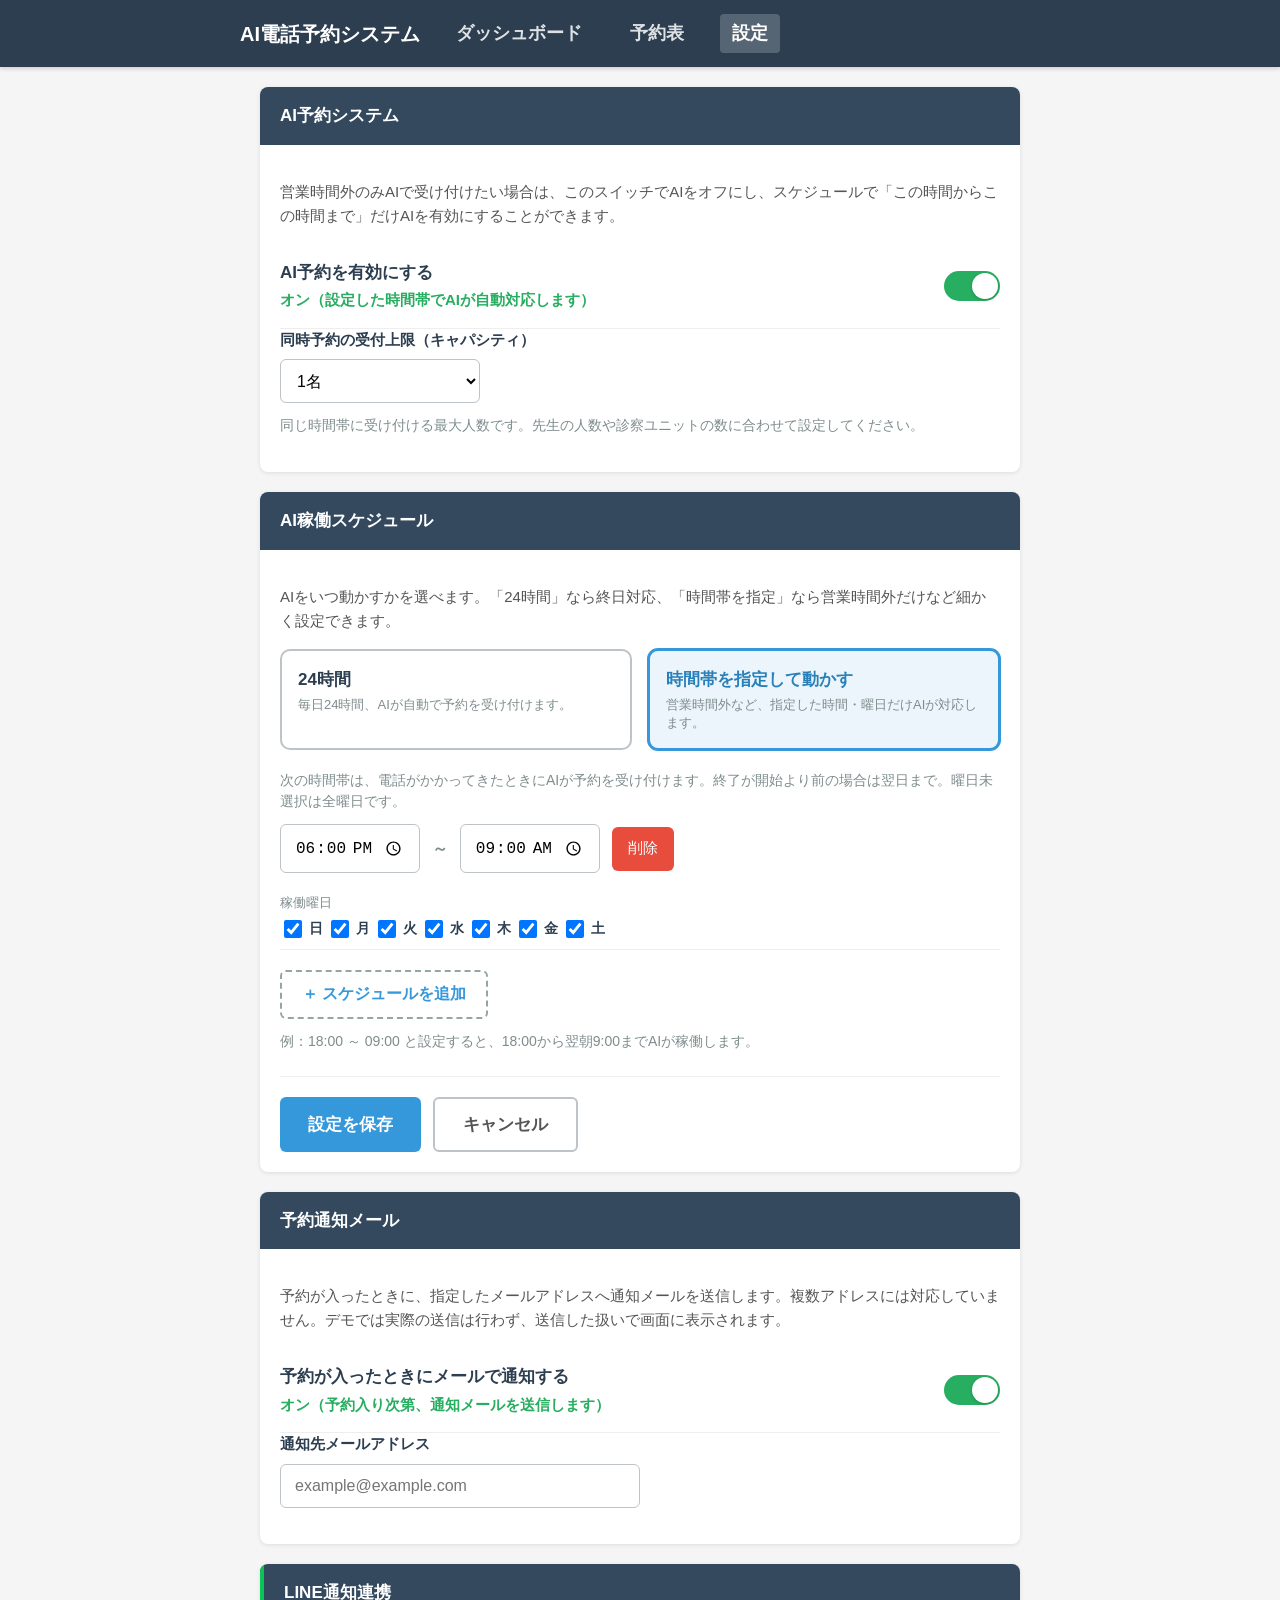
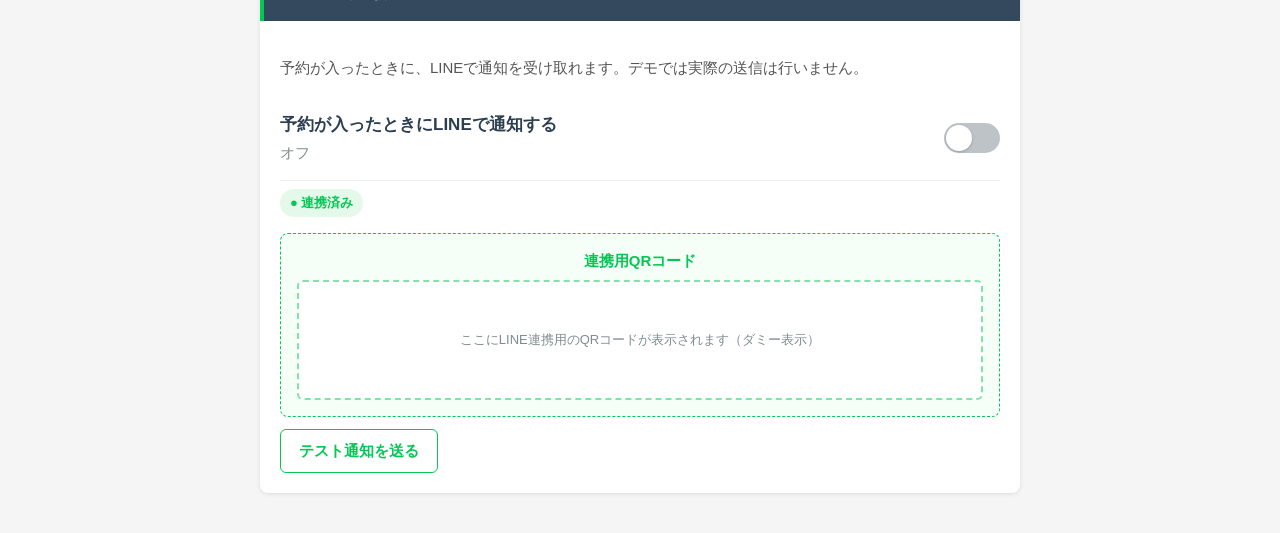
<file: AI-yoyaku/ai-settings.html>
<!DOCTYPE html>
<html lang="ja">
<head>
  <meta charset="UTF-8">
  <meta name="viewport" content="width=device-width, initial-scale=1.0">
  <title>設定 - AI電話予約システム</title>
  <style>
    * { box-sizing: border-box; }
    body {
      margin: 0;
      font-family: "Segoe UI", "Hiragino Sans", "Hiragino Kaku Gothic ProN", Meiryo, sans-serif;
      font-size: 16px;
      line-height: 1.5;
      color: #333;
      background: #f5f5f5;
    }

    .nav {
      background: #2c3e50;
      color: #fff;
      padding: 14px 24px;
      font-weight: 700;
      font-size: 18px;
      box-shadow: 0 2px 4px rgba(0,0,0,0.15);
    }
    .nav-inner {
      max-width: 800px;
      margin: 0 auto;
      display: flex;
      align-items: center;
      gap: 24px;
    }
    .nav-title { font-size: 20px; }
    .nav-item {
      color: rgba(255,255,255,0.85);
      text-decoration: none;
      padding: 6px 12px;
      border-radius: 4px;
    }
    .nav-item:hover { background: rgba(255,255,255,0.1); color: #fff; }
    .nav-item.active { background: rgba(255,255,255,0.2); color: #fff; }

    .main {
      max-width: 800px;
      margin: 0 auto;
      padding: 20px;
    }

    .panel {
      background: #fff;
      border-radius: 8px;
      box-shadow: 0 1px 4px rgba(0,0,0,0.1);
      overflow: hidden;
      margin-bottom: 20px;
    }
    .panel-header {
      padding: 16px 20px;
      background: #34495e;
      color: #fff;
      font-weight: 700;
      font-size: 17px;
    }
    .panel-body { padding: 20px; }
    .panel-desc {
      color: #555;
      font-size: 15px;
      margin-bottom: 16px;
      line-height: 1.6;
    }

    /* AIオンオフ */
    .toggle-row {
      display: flex;
      align-items: center;
      justify-content: space-between;
      flex-wrap: wrap;
      gap: 12px;
      padding: 16px 0;
      border-bottom: 1px solid #eee;
    }
    .toggle-row:last-of-type { border-bottom: none; }
    .toggle-label {
      font-size: 17px;
      font-weight: 600;
      color: #2c3e50;
    }
    .toggle-switch {
      position: relative;
      width: 56px;
      height: 30px;
      background: #bdc3c7;
      border-radius: 30px;
      cursor: pointer;
      transition: background 0.2s;
    }
    .toggle-switch.on { background: #27ae60; }
    .toggle-switch::after {
      content: '';
      position: absolute;
      width: 26px;
      height: 26px;
      border-radius: 50%;
      background: #fff;
      top: 2px;
      left: 2px;
      transition: transform 0.2s;
      box-shadow: 0 1px 3px rgba(0,0,0,0.2);
    }
    .toggle-switch.on::after { transform: translateX(26px); }
    .toggle-status {
      font-size: 15px;
      color: #7f8c8d;
      margin-top: 4px;
    }
    .toggle-status.on { color: #27ae60; font-weight: 600; }
    /* LINE用トグル（アクセント #06C755） */
    .toggle-switch-line.on { background: #06C755; }
    .toggle-status.line-on { color: #06C755; font-weight: 600; }
    .panel-header.line-accent { border-left: 4px solid #06C755; }
    .line-qr-box {
      margin-top: 16px;
      padding: 16px;
      border: 1px dashed #06C755;
      border-radius: 8px;
      background: #f5fff8;
      text-align: center;
    }
    .line-qr-title {
      font-size: 15px;
      font-weight: 600;
      color: #06C755;
      margin-bottom: 8px;
    }
    .line-qr-code-placeholder {
      height: 120px;
      border-radius: 6px;
      border: 2px dashed rgba(6, 199, 85, 0.5);
      display: flex;
      align-items: center;
      justify-content: center;
      font-size: 13px;
      color: #7f8c8d;
      background: #ffffff;
    }
    .line-linked-row {
      margin-top: 8px;
      margin-bottom: 4px;
    }
    .line-linked-badge {
      display: inline-flex;
      align-items: center;
      gap: 6px;
      padding: 4px 10px;
      border-radius: 999px;
      background: #e5f9eb;
      color: #06C755;
      font-size: 13px;
      font-weight: 600;
    }
    .btn-line-test {
      margin-top: 12px;
      padding: 10px 18px;
      font-size: 15px;
      font-weight: 600;
      border-radius: 6px;
      border: 1px solid #06C755;
      background: #ffffff;
      color: #06C755;
      cursor: pointer;
      min-height: 44px;
    }
    .btn-line-test:hover {
      background: #e5f9eb;
    }

    /* スケジュール */
    .schedule-list { margin-bottom: 16px; }
    .schedule-item {
      display: flex;
      align-items: center;
      gap: 12px;
      margin-bottom: 12px;
      flex-wrap: wrap;
    }
    .schedule-item .time-from,
    .schedule-item .time-to {
      padding: 12px 14px;
      font-size: 16px;
      border: 1px solid #bdc3c7;
      border-radius: 6px;
      min-height: 44px;
    }
    .schedule-item .time-sep {
      font-weight: 700;
      color: #7f8c8d;
    }
    .schedule-item .btn-remove {
      padding: 10px 16px;
      font-size: 15px;
      border: none;
      border-radius: 6px;
      background: #e74c3c;
      color: #fff;
      cursor: pointer;
      min-height: 44px;
    }
    .schedule-item .btn-remove:hover { background: #c0392b; }
    .schedule-item .schedule-days {
      display: flex;
      align-items: center;
      gap: 4px;
      flex-wrap: wrap;
    }
    .schedule-item .schedule-days label {
      display: inline-flex;
      align-items: center;
      gap: 4px;
      font-size: 14px;
      font-weight: 600;
      color: #2c3e50;
      cursor: pointer;
      margin: 0;
    }
    .schedule-item .schedule-days input[type="checkbox"] {
      width: 18px;
      height: 18px;
      cursor: pointer;
    }
    .schedule-item .schedule-days-row {
      width: 100%;
      margin-top: 8px;
      padding-bottom: 8px;
      margin-bottom: 4px;
      border-bottom: 1px solid #eee;
    }
    .schedule-item .schedule-days-row .label {
      font-size: 13px;
      color: #7f8c8d;
      margin-bottom: 4px;
    }
    /* 稼働パターン選択（24時間 vs 時間指定） */
    .schedule-mode-selector {
      display: grid;
      grid-template-columns: 1fr 1fr;
      gap: 16px;
      margin-bottom: 20px;
    }
    @media (max-width: 520px) {
      .schedule-mode-selector { grid-template-columns: 1fr; }
    }
    .schedule-mode-option {
      display: block;
      position: relative;
      padding: 16px;
      border: 2px solid #bdc3c7;
      border-radius: 10px;
      cursor: pointer;
      transition: border-color 0.2s, background 0.2s, box-shadow 0.2s;
    }
    .schedule-mode-option:hover {
      border-color: #3498db;
      background: #f8fbfd;
    }
    .schedule-mode-option input {
      position: absolute;
      opacity: 0;
      pointer-events: none;
    }
    .schedule-mode-option input:checked + .schedule-mode-label,
    .schedule-mode-option input:focus-visible + .schedule-mode-label {
      color: #2980b9;
    }
    .schedule-mode-option:has(input:checked) {
      border-color: #3498db;
      background: #ebf5fb;
      box-shadow: 0 0 0 1px #3498db;
    }
    .schedule-mode-label {
      display: block;
      font-size: 17px;
      font-weight: 700;
      color: #2c3e50;
      margin-bottom: 4px;
    }
    .schedule-mode-desc {
      display: block;
      font-size: 13px;
      color: #7f8c8d;
      line-height: 1.4;
    }
    .schedule-time-slots-wrap {
      margin-top: 8px;
    }
    .schedule-time-slots-wrap.hidden {
      display: none;
    }
    .schedule-sub-desc {
      font-size: 14px;
      color: #7f8c8d;
      margin-bottom: 12px;
    }
    .btn-add {
      padding: 12px 20px;
      font-size: 16px;
      font-weight: 600;
      border: 2px dashed #95a5a6;
      border-radius: 6px;
      background: #fff;
      color: #3498db;
      cursor: pointer;
      min-height: 44px;
    }
    .btn-add:hover { background: #ecf0f1; }
    .schedule-note {
      font-size: 14px;
      color: #7f8c8d;
      margin-top: 12px;
    }

    /* 予約通知メール */
    .form-group {
      margin-bottom: 16px;
    }
    .form-group label {
      display: block;
      font-size: 15px;
      font-weight: 600;
      color: #2c3e50;
      margin-bottom: 8px;
    }
    .form-group input[type="email"] {
      width: 100%;
      max-width: 360px;
      padding: 12px 14px;
      font-size: 16px;
      border: 1px solid #bdc3c7;
      border-radius: 6px;
      min-height: 44px;
    }
    .form-group select {
      width: 100%;
      max-width: 200px;
      padding: 10px 12px;
      font-size: 16px;
      border: 1px solid #bdc3c7;
      border-radius: 6px;
      min-height: 44px;
      background: #fff;
    }

    /* 保存 */
    .form-actions {
      margin-top: 24px;
      padding-top: 20px;
      border-top: 1px solid #eee;
      display: flex;
      gap: 12px;
      flex-wrap: wrap;
    }
    .btn-save {
      padding: 14px 28px;
      font-size: 17px;
      font-weight: 600;
      border: none;
      border-radius: 6px;
      background: #3498db;
      color: #fff;
      cursor: pointer;
      min-height: 48px;
    }
    .btn-save:hover { background: #2980b9; }
    .btn-cancel {
      padding: 14px 28px;
      font-size: 17px;
      font-weight: 600;
      border: 2px solid #bdc3c7;
      border-radius: 6px;
      background: #fff;
      color: #555;
      cursor: pointer;
      min-height: 48px;
    }
    .btn-cancel:hover { background: #f8f9fa; }
    .save-message {
      margin-top: 12px;
      font-size: 15px;
      color: #27ae60;
      font-weight: 600;
    }
    .save-message.hidden { display: none; }
    .line-settings-toast {
      position: fixed;
      left: 50%;
      bottom: 24px;
      transform: translateX(-50%) translateY(10px);
      background: #06C755;
      color: #fff;
      padding: 12px 20px;
      border-radius: 8px;
      box-shadow: 0 4px 12px rgba(0,0,0,0.2);
      font-size: 14px;
      font-weight: 600;
      z-index: 1200;
      opacity: 0;
      pointer-events: none;
      transition: opacity 0.2s ease, transform 0.2s ease;
    }
    .line-settings-toast.show {
      opacity: 1;
      transform: translateX(-50%) translateY(0);
      pointer-events: auto;
    }
    .line-settings-toast.hide {
      opacity: 0;
      transform: translateX(-50%) translateY(10px);
    }
  </style>
</head>
<body>
  <nav class="nav">
    <div class="nav-inner">
      <span class="nav-title">AI電話予約システム</span>
      <a href="ai-demo.html" class="nav-item">ダッシュボード</a>
      <a href="reservation-calendar.html" class="nav-item">予約表</a>
      <a href="ai-settings.html" class="nav-item active">設定</a>
    </div>
  </nav>

  <main class="main">
    <section class="panel">
      <header class="panel-header">AI予約システム</header>
      <div class="panel-body">
        <p class="panel-desc">
          営業時間外のみAIで受け付けたい場合は、このスイッチでAIをオフにし、スケジュールで「この時間からこの時間まで」だけAIを有効にすることができます。
        </p>
        <div class="toggle-row">
          <div>
            <div class="toggle-label">AI予約を有効にする</div>
            <div class="toggle-status" id="toggleStatus">オフ（手動・有人対応時はオフにしてください）</div>
          </div>
          <div class="toggle-switch" id="toggleSwitch" role="button" tabindex="0" aria-pressed="false"></div>
        </div>
        <div class="form-group">
          <label for="maxCapacity">同時予約の受付上限（キャパシティ）</label>
          <select id="maxCapacity">
            <option value="1">1名</option>
            <option value="2">2名</option>
            <option value="3">3名</option>
            <option value="4">4名</option>
            <option value="5">5名</option>
          </select>
          <p class="schedule-note">
            同じ時間帯に受け付ける最大人数です。先生の人数や診察ユニットの数に合わせて設定してください。
          </p>
        </div>
      </div>
    </section>

    <section class="panel">
      <header class="panel-header">AI稼働スケジュール</header>
      <div class="panel-body">
        <p class="panel-desc">
          AIをいつ動かすかを選べます。「24時間」なら終日対応、「時間帯を指定」なら営業時間外だけなど細かく設定できます。
        </p>
        <div class="schedule-mode-selector" role="group" aria-label="稼働パターン">
          <label class="schedule-mode-option">
            <input type="radio" name="scheduleMode" id="scheduleModeAllDay" value="allDay">
            <span class="schedule-mode-label">24時間</span>
            <span class="schedule-mode-desc">毎日24時間、AIが自動で予約を受け付けます。</span>
          </label>
          <label class="schedule-mode-option">
            <input type="radio" name="scheduleMode" id="scheduleModeTimeSlots" value="timeSlots">
            <span class="schedule-mode-label">時間帯を指定して動かす</span>
            <span class="schedule-mode-desc">営業時間外など、指定した時間・曜日だけAIが対応します。</span>
          </label>
        </div>
        <div class="schedule-time-slots-wrap" id="scheduleTimeSlotsWrap">
          <p class="schedule-sub-desc">次の時間帯は、電話がかかってきたときにAIが予約を受け付けます。終了が開始より前の場合は翌日まで。曜日未選択は全曜日です。</p>
          <div class="schedule-list" id="scheduleList"></div>
          <button type="button" class="btn-add" id="btnAddSchedule">＋ スケジュールを追加</button>
          <p class="schedule-note">例：18:00 ～ 09:00 と設定すると、18:00から翌朝9:00までAIが稼働します。</p>
        </div>

        <div class="form-actions">
          <button type="button" class="btn-save" id="btnSave">設定を保存</button>
          <button type="button" class="btn-cancel" id="btnCancel">キャンセル</button>
          <span class="save-message hidden" id="saveMessage">保存しました</span>
        </div>
      </div>
    </section>

    <section class="panel">
      <header class="panel-header">予約通知メール</header>
      <div class="panel-body">
        <p class="panel-desc">
          予約が入ったときに、指定したメールアドレスへ通知メールを送信します。複数アドレスには対応していません。デモでは実際の送信は行わず、送信した扱いで画面に表示されます。
        </p>
        <div class="toggle-row">
          <div>
            <div class="toggle-label">予約が入ったときにメールで通知する</div>
            <div class="toggle-status" id="emailNotifyStatus">オフ</div>
          </div>
          <div class="toggle-switch" id="emailNotifySwitch" role="button" tabindex="0" aria-pressed="false"></div>
        </div>
        <div class="form-group" id="emailFormGroup">
          <label for="notifyEmail">通知先メールアドレス</label>
          <input type="email" id="notifyEmail" placeholder="example@example.com" autocomplete="email">
        </div>
      </div>
    </section>

    <section class="panel">
      <header class="panel-header line-accent">LINE通知連携</header>
      <div class="panel-body">
        <p class="panel-desc">
          予約が入ったときに、LINEで通知を受け取れます。デモでは実際の送信は行いません。
        </p>
        <div class="toggle-row">
          <div>
            <div class="toggle-label">予約が入ったときにLINEで通知する</div>
            <div class="toggle-status" id="lineNotifyStatus">オフ</div>
          </div>
          <div class="toggle-switch toggle-switch-line" id="lineNotifySwitch" role="button" tabindex="0" aria-pressed="false"></div>
        </div>
        <div class="line-linked-row">
          <span id="lineLinkedBadge" class="line-linked-badge hidden">● 連携済み</span>
        </div>
        <div class="line-qr-box">
          <div class="line-qr-title">連携用QRコード</div>
          <div class="line-qr-code-placeholder">ここにLINE連携用のQRコードが表示されます（ダミー表示）</div>
        </div>
        <button type="button" class="btn-line-test" id="btnLineTest">テスト通知を送る</button>
      </div>
    </section>
  </main>

  <div id="lineSettingsToast" class="line-settings-toast hide" aria-live="polite"></div>

  <script>
    (function () {
      const STORAGE_KEY = 'ai-reservation-settings';
      const defaultSettings = {
        aiEnabled: true,
        emailNotify: true,
        notifyEmail: '',
        lineNotify: false,
        maxCapacity: 1,
        scheduleMode: 'timeSlots',
        schedules: [
          { start: '18:00', end: '09:00', days: [0, 1, 2, 3, 4, 5, 6] }
        ]
      };

      const toggleSwitch = document.getElementById('toggleSwitch');
      const toggleStatus = document.getElementById('toggleStatus');
      const scheduleList = document.getElementById('scheduleList');
      const btnAddSchedule = document.getElementById('btnAddSchedule');
      const btnSave = document.getElementById('btnSave');
      const btnCancel = document.getElementById('btnCancel');
      const saveMessage = document.getElementById('saveMessage');
      const emailNotifySwitch = document.getElementById('emailNotifySwitch');
      const emailNotifyStatus = document.getElementById('emailNotifyStatus');
      const notifyEmailInput = document.getElementById('notifyEmail');
      const lineNotifySwitch = document.getElementById('lineNotifySwitch');
      const lineNotifyStatus = document.getElementById('lineNotifyStatus');
      const lineLinkedBadge = document.getElementById('lineLinkedBadge');
      const btnLineTest = document.getElementById('btnLineTest');
      const lineSettingsToast = document.getElementById('lineSettingsToast');
      const maxCapacitySelect = document.getElementById('maxCapacity');
      const scheduleModeAllDay = document.getElementById('scheduleModeAllDay');
      const scheduleModeTimeSlots = document.getElementById('scheduleModeTimeSlots');
      const scheduleTimeSlotsWrap = document.getElementById('scheduleTimeSlotsWrap');

      function loadSettings() {
        try {
          const raw = localStorage.getItem(STORAGE_KEY);
          if (raw) {
            const data = JSON.parse(raw);
            return {
              aiEnabled: !!data.aiEnabled,
              emailNotify: !!data.emailNotify,
              notifyEmail: (data.notifyEmail || '').trim(),
              lineNotify: !!data.lineNotify,
              maxCapacity: Math.min(5, Math.max(1, parseInt(data.maxCapacity, 10) || 1)),
              scheduleMode: data.scheduleMode === 'allDay' ? 'allDay' : 'timeSlots',
              schedules: Array.isArray(data.schedules) && data.schedules.length > 0
                ? data.schedules.map(function (s) {
                    var days = Array.isArray(s.days) ? s.days.slice() : [0, 1, 2, 3, 4, 5, 6];
                    return { start: s.start || '18:00', end: s.end || '09:00', days: days };
                  })
                : defaultSettings.schedules
            };
          }
        } catch (e) {}
        return { ...defaultSettings };
      }

      function saveSettings(settings) {
        localStorage.setItem(STORAGE_KEY, JSON.stringify(settings));
      }

      let current = loadSettings();

      function renderEmailNotify() {
        if (current.emailNotify) {
          emailNotifySwitch.classList.add('on');
          emailNotifySwitch.setAttribute('aria-pressed', 'true');
          emailNotifyStatus.textContent = 'オン（予約入り次第、通知メールを送信します）';
          emailNotifyStatus.classList.add('on');
        } else {
          emailNotifySwitch.classList.remove('on');
          emailNotifySwitch.setAttribute('aria-pressed', 'false');
          emailNotifyStatus.textContent = 'オフ';
          emailNotifyStatus.classList.remove('on');
        }
        notifyEmailInput.value = current.notifyEmail || '';
      }

      function renderMaxCapacity() {
        if (!maxCapacitySelect) return;
        const v = current.maxCapacity || 1;
        maxCapacitySelect.value = String(v);
      }

      function renderLineNotify() {
        if (!lineNotifySwitch || !lineNotifyStatus) return;
        if (current.lineNotify) {
          lineNotifySwitch.classList.add('on');
          lineNotifySwitch.setAttribute('aria-pressed', 'true');
          lineNotifyStatus.textContent = 'オン（予約入り次第、LINEで通知します）';
          lineNotifyStatus.classList.add('line-on');
        } else {
          lineNotifySwitch.classList.remove('on');
          lineNotifySwitch.setAttribute('aria-pressed', 'false');
          lineNotifyStatus.textContent = 'オフ';
          lineNotifyStatus.classList.remove('line-on');
        }
        if (lineLinkedBadge) {
          if (current.lineNotify) lineLinkedBadge.classList.remove('hidden');
          else lineLinkedBadge.classList.add('hidden');
        }
      }

      function renderScheduleMode() {
        if (!scheduleModeAllDay || !scheduleModeTimeSlots || !scheduleTimeSlotsWrap) return;
        const isAllDay = current.scheduleMode === 'allDay';
        scheduleModeAllDay.checked = isAllDay;
        scheduleModeTimeSlots.checked = !isAllDay;
        scheduleTimeSlotsWrap.classList.toggle('hidden', isAllDay);
      }

      function renderToggle() {
        if (current.aiEnabled) {
          toggleSwitch.classList.add('on');
          toggleSwitch.setAttribute('aria-pressed', 'true');
          toggleStatus.textContent = 'オン（設定した時間帯でAIが自動対応します）';
          toggleStatus.classList.add('on');
        } else {
          toggleSwitch.classList.remove('on');
          toggleSwitch.setAttribute('aria-pressed', 'false');
          toggleStatus.textContent = 'オフ（手動・有人対応時はオフにしてください）';
          toggleStatus.classList.remove('on');
        }
      }

      const WEEKDAYS = [
        { value: 0, label: '日' },
        { value: 1, label: '月' },
        { value: 2, label: '火' },
        { value: 3, label: '水' },
        { value: 4, label: '木' },
        { value: 5, label: '金' },
        { value: 6, label: '土' }
      ];

      function renderSchedules() {
        scheduleList.innerHTML = '';
        current.schedules.forEach(function (s, i) {
          const days = Array.isArray(s.days) ? s.days : [0, 1, 2, 3, 4, 5, 6];
          const item = document.createElement('div');
          item.className = 'schedule-item';
          let daysHtml = '<div class="schedule-days-row"><div class="label">稼働曜日</div><div class="schedule-days">';
          WEEKDAYS.forEach(function (w) {
            const checked = days.indexOf(w.value) !== -1 ? ' checked' : '';
            daysHtml += '<label><input type="checkbox" class="schedule-day-cb" data-index="' + i + '" value="' + w.value + '"' + checked + '><span>' + w.label + '</span></label>';
          });
          daysHtml += '</div></div>';
          item.innerHTML =
            '<input type="time" class="time-from" value="' + (s.start || '18:00') + '" data-index="' + i + '" data-type="start">' +
            '<span class="time-sep">～</span>' +
            '<input type="time" class="time-to" value="' + (s.end || '09:00') + '" data-index="' + i + '" data-type="end">' +
            '<button type="button" class="btn-remove" data-index="' + i + '">削除</button>' +
            daysHtml;
          scheduleList.appendChild(item);
        });

        scheduleList.querySelectorAll('.time-from, .time-to').forEach(function (input) {
          input.addEventListener('change', function () {
            const i = parseInt(this.dataset.index, 10);
            const type = this.dataset.type;
            if (current.schedules[i]) current.schedules[i][type] = this.value;
          });
        });
        scheduleList.querySelectorAll('.schedule-day-cb').forEach(function (cb) {
          cb.addEventListener('change', function () {
            const i = parseInt(this.dataset.index, 10);
            const v = parseInt(this.value, 10);
            if (!current.schedules[i]) return;
            if (!Array.isArray(current.schedules[i].days)) current.schedules[i].days = [0, 1, 2, 3, 4, 5, 6];
            const idx = current.schedules[i].days.indexOf(v);
            if (this.checked && idx === -1) current.schedules[i].days.push(v);
            if (!this.checked && idx !== -1) current.schedules[i].days.splice(idx, 1);
            current.schedules[i].days.sort(function (a, b) { return a - b; });
          });
        });
        scheduleList.querySelectorAll('.btn-remove').forEach(function (btn) {
          btn.addEventListener('click', function () {
            const i = parseInt(this.dataset.index, 10);
            if (current.schedules.length <= 1) return;
            current.schedules.splice(i, 1);
            renderSchedules();
          });
        });
      }

      function collectForm() {
        current.emailNotify = emailNotifySwitch.classList.contains('on');
        current.notifyEmail = (notifyEmailInput.value || '').trim();
        current.lineNotify = lineNotifySwitch && lineNotifySwitch.classList.contains('on');
        if (maxCapacitySelect) {
          const v = parseInt(maxCapacitySelect.value, 10);
          current.maxCapacity = Math.min(5, Math.max(1, isNaN(v) ? 1 : v));
        }
        current.scheduleMode = scheduleModeAllDay && scheduleModeAllDay.checked ? 'allDay' : 'timeSlots';
        if (current.scheduleMode === 'timeSlots') {
          current.schedules = [];
          scheduleList.querySelectorAll('.schedule-item').forEach(function (row) {
          const fromInput = row.querySelector('.time-from');
          const toInput = row.querySelector('.time-to');
          const days = [];
          row.querySelectorAll('.schedule-day-cb:checked').forEach(function (cb) {
            days.push(parseInt(cb.value, 10));
          });
          current.schedules.push({
            start: fromInput && fromInput.value ? fromInput.value : '18:00',
            end: toInput && toInput.value ? toInput.value : '09:00',
            days: days.length > 0 ? days.sort(function (a, b) { return a - b; }) : [0, 1, 2, 3, 4, 5, 6]
          });
          });
        }
      }

      toggleSwitch.addEventListener('click', function () {
        current.aiEnabled = !current.aiEnabled;
        renderToggle();
      });
      toggleSwitch.addEventListener('keydown', function (e) {
        if (e.key === ' ' || e.key === 'Enter') {
          e.preventDefault();
          current.aiEnabled = !current.aiEnabled;
          renderToggle();
        }
      });

      emailNotifySwitch.addEventListener('click', function () {
        current.emailNotify = !current.emailNotify;
        renderEmailNotify();
      });
      emailNotifySwitch.addEventListener('keydown', function (e) {
        if (e.key === ' ' || e.key === 'Enter') {
          e.preventDefault();
          current.emailNotify = !current.emailNotify;
          renderEmailNotify();
        }
      });
      notifyEmailInput.addEventListener('input', function () {
        current.notifyEmail = this.value.trim();
      });

      if (lineNotifySwitch) {
        lineNotifySwitch.addEventListener('click', function () {
          current.lineNotify = !current.lineNotify;
          renderLineNotify();
        });
        lineNotifySwitch.addEventListener('keydown', function (e) {
          if (e.key === ' ' || e.key === 'Enter') {
            e.preventDefault();
            current.lineNotify = !current.lineNotify;
            renderLineNotify();
          }
        });
      }

      if (btnLineTest) {
        btnLineTest.addEventListener('click', function () {
          showLineTestToast();
        });
      }

      btnAddSchedule.addEventListener('click', function () {
        current.schedules.push({ start: '18:00', end: '09:00', days: [0, 1, 2, 3, 4, 5, 6] });
        renderSchedules();
      });

      btnSave.addEventListener('click', function () {
        collectForm();
        saveSettings(current);
        saveMessage.classList.remove('hidden');
        saveMessage.textContent = '保存しました';
        setTimeout(function () { saveMessage.classList.add('hidden'); }, 3000);
      });

      function showLineTestToast() {
        if (!lineSettingsToast) return;
        lineSettingsToast.textContent = '[LINE] 接続テストに成功しました。予約入り次第通知されます。';
        lineSettingsToast.classList.remove('hide');
        lineSettingsToast.classList.add('show');
        clearTimeout(lineSettingsToast._hideId);
        lineSettingsToast._hideId = setTimeout(function () {
          lineSettingsToast.classList.remove('show');
          lineSettingsToast.classList.add('hide');
        }, 4000);
      }

      // 他ページへ遷移する前にフォーム内容を保存（「設定を保存」を押さずに離脱しても反映される）
      window.addEventListener('beforeunload', function () {
        collectForm();
        saveSettings(current);
      });

      if (scheduleModeAllDay) {
        scheduleModeAllDay.addEventListener('change', function () {
          if (this.checked) { current.scheduleMode = 'allDay'; renderScheduleMode(); }
        });
      }
      if (scheduleModeTimeSlots) {
        scheduleModeTimeSlots.addEventListener('change', function () {
          if (this.checked) { current.scheduleMode = 'timeSlots'; renderScheduleMode(); }
        });
      }

      btnCancel.addEventListener('click', function () {
        current = loadSettings();
        renderToggle();
        renderEmailNotify();
        renderLineNotify();
        renderMaxCapacity();
        renderScheduleMode();
        renderSchedules();
        saveMessage.classList.add('hidden');
      });

      renderToggle();
      renderEmailNotify();
      renderLineNotify();
      renderMaxCapacity();
      renderScheduleMode();
      renderSchedules();
    })();
  </script>
</body>
</html>
</file>
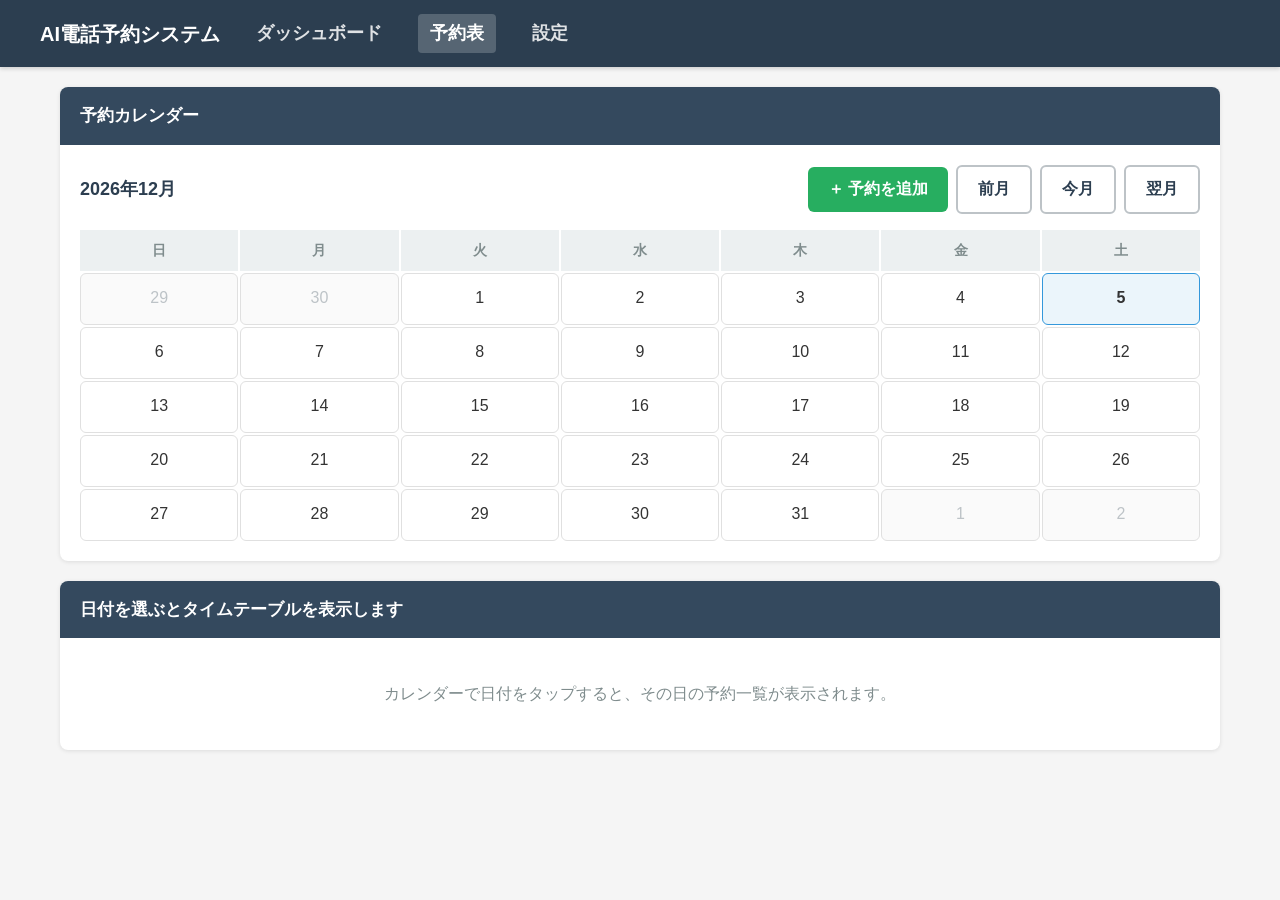
<file: AI-yoyaku/reservation-calendar.html>
<!DOCTYPE html>
<html lang="ja">
<head>
  <meta charset="UTF-8">
  <meta name="viewport" content="width=device-width, initial-scale=1.0">
  <title>予約一覧 - AI電話予約システム</title>
  <style>
    * { box-sizing: border-box; }
    body {
      margin: 0;
      font-family: "Segoe UI", "Hiragino Sans", "Hiragino Kaku Gothic ProN", Meiryo, sans-serif;
      font-size: 16px;
      line-height: 1.5;
      color: #333;
      background: #f5f5f5;
    }

    .nav {
      background: #2c3e50;
      color: #fff;
      padding: 14px 24px;
      font-weight: 700;
      font-size: 18px;
      box-shadow: 0 2px 4px rgba(0,0,0,0.15);
    }
    .nav-inner {
      max-width: 1200px;
      margin: 0 auto;
      display: flex;
      align-items: center;
      gap: 24px;
    }
    .nav-title { font-size: 20px; }
    .nav-item {
      color: rgba(255,255,255,0.85);
      text-decoration: none;
      padding: 6px 12px;
      border-radius: 4px;
    }
    .nav-item:hover { background: rgba(255,255,255,0.1); color: #fff; }
    .nav-item.active { background: rgba(255,255,255,0.2); color: #fff; }

    .main {
      max-width: 1200px;
      margin: 0 auto;
      padding: 20px;
    }

    .panel {
      background: #fff;
      border-radius: 8px;
      box-shadow: 0 1px 4px rgba(0,0,0,0.1);
      overflow: hidden;
      margin-bottom: 20px;
    }
    .panel-header {
      padding: 16px 20px;
      background: #34495e;
      color: #fff;
      font-weight: 700;
      font-size: 17px;
    }
    .panel-body { padding: 20px; }
    /* タイムテーブルはパネル内スクロール */
    #timetablePanel .panel-body {
      max-height: 70vh;
      overflow-y: auto;
      overscroll-behavior: contain;
    }

    /* カレンダー */
    .calendar-toolbar {
      display: flex;
      align-items: center;
      justify-content: space-between;
      margin-bottom: 16px;
      flex-wrap: wrap;
      gap: 12px;
    }
    .calendar-title {
      font-size: 18px;
      font-weight: 700;
      color: #2c3e50;
    }
    .calendar-nav {
      display: flex;
      gap: 8px;
      align-items: center;
    }
    .btn {
      padding: 12px 20px;
      font-size: 16px;
      font-weight: 600;
      border: none;
      border-radius: 6px;
      cursor: pointer;
      min-height: 44px;
      background: #3498db;
      color: #fff;
    }
    .btn:hover { background: #2980b9; }
    .btn-outline {
      background: transparent;
      color: #2c3e50;
      border: 2px solid #bdc3c7;
    }
    .btn-outline:hover { background: #ecf0f1; }
    .btn-add-reservation { background: #27ae60; }
    .btn-add-reservation:hover { background: #219a52; }

    .calendar-grid {
      display: grid;
      grid-template-columns: repeat(7, 1fr);
      gap: 2px;
    }
    .calendar-weekday {
      padding: 10px;
      text-align: center;
      font-weight: 700;
      font-size: 14px;
      color: #7f8c8d;
      background: #ecf0f1;
    }
    .calendar-day {
      padding: 12px;
      min-height: 52px;
      text-align: center;
      font-size: 16px;
      background: #fff;
      border: 1px solid #e0e0e0;
      border-radius: 6px;
      cursor: pointer;
      position: relative;
    }
    .calendar-day:hover { background: #f8f9fa; }
    .calendar-day.other-month { color: #bdc3c7; background: #fafafa; }
    .calendar-day.today {
      border-color: #3498db;
      background: #ebf5fb;
      font-weight: 700;
    }
    .calendar-day.has-reservation {
      background: #e8f6f3;
      border-color: #1abc9c;
    }
    .calendar-day .day-num { display: block; font-size: 16px; }
    .calendar-day .reservation-count {
      display: block;
      margin-top: 4px;
      font-size: 13px;
      font-weight: 700;
      color: #0d4d26;
      line-height: 1.2;
    }
    .calendar-day.selected .reservation-count { color: #fff; }
    .calendar-day.selected {
      background: #3498db;
      color: #fff;
      border-color: #2980b9;
    }

    /* タイムテーブル */
    .timetable-empty {
      padding: 24px;
      text-align: center;
      color: #7f8c8d;
      font-size: 16px;
    }
    .timetable-date {
      font-size: 18px;
      font-weight: 700;
      margin-bottom: 16px;
      color: #2c3e50;
    }
    .timetable-list {
      border: 1px solid #e0e0e0;
      border-radius: 6px;
      overflow: hidden;
    }
    .timetable-row {
      display: grid;
      grid-template-columns: 90px 1fr;
      min-height: 48px;
      border-bottom: 1px solid #e0e0e0;
      align-items: center;
    }
    .timetable-row:last-child { border-bottom: none; }
    .timetable-time {
      padding: 12px 16px;
      font-weight: 600;
      color: #555;
      background: #f8f9fa;
      font-size: 16px;
    }
    .timetable-slot {
      padding: 12px 16px;
      font-size: 16px;
    }
    .timetable-slot.free { color: #95a5a6; }
    .timetable-slot.busy {
      background: #fff;
      border-left: 4px solid #3498db;
    }
    .timetable-slot.busy-confirmed { background: #eafaf1; } /* 薄い緑（確定のみ） */
    .timetable-slot.busy-pending { background: #fff9e6; }   /* 薄い黄色（確認中のみ） */
    .timetable-slot.busy-mixed { background: #fef5e7; }     /* 混在時は中間色 */
    .timetable-slot.full { background: #e8e8e8 !important; color: #555; }
    .timetable-slot .slot-full-label { font-size: 13px; font-weight: 700; color: #666; margin-top: 4px; }
    .slot-entry + .slot-entry { margin-top: 8px; padding-top: 8px; border-top: 1px dashed #dcdcdc; }
    .slot-name { font-weight: 700; margin-bottom: 4px; }
    .slot-meta { font-size: 14px; color: #666; }
    .slot-header {
      display: flex;
      align-items: center;
      gap: 8px;
      flex-wrap: wrap;
      margin-top: 4px;
    }
    .slot-summary { font-size: 14px; color: #1a5276; padding: 4px 8px; background: #e8f4fd; border-radius: 4px; display: inline-block; }
    .badge {
      display: inline-block;
      padding: 4px 10px;
      border-radius: 6px;
      font-size: 13px;
      font-weight: 700;
    }
    .badge-確定 { background: #d4edda; color: #155724; }
    .badge-確認中 { background: #fff3cd; color: #856404; }
    .badge-キャンセル { background: #f8d7da; color: #721c24; }
    .badge-type { font-weight: 700; }
    .badge-type-shin { background: #f3e5f5; color: #6a1b9a; white-space: nowrap; padding: 4px 10px; } /* 初診（紫系） */
    .badge-type-sai { background: #e0f2f1; color: #00695c; white-space: nowrap; padding: 4px 10px; }   /* 再診（ティール系） */
    .badge-type-unknown { background: #f5f5f5; color: #757575; white-space: nowrap; padding: 4px 10px; } /* 不明 */
    .slot-type { margin-bottom: 4px; }
    .item-type { margin-top: 4px; margin-bottom: 2px; }
    .slot-actions {
      margin-top: 6px;
      display: flex;
      gap: 8px;
      flex-wrap: wrap;
      align-items: center;
    }
    .btn-cancel-slot {
      display: inline-flex;
      height: 38px;
      padding: 0 16px;
      font-size: 14px;
      font-weight: 600;
      border-radius: 6px;
      border: 1px solid #e74c3c;
      background: #ffffff;
      color: #e74c3c;
      cursor: pointer;
      align-items: center;
      justify-content: center;
      margin: 0;
    }
    .btn-cancel-slot:hover {
      background: #fdecea;
    }
    .slot-entry.dragging {
      opacity: 0.5;
    }
    .timetable-slot.drag-over {
      background: #f0f7ff;
      border: 2px dashed #3498db;
    }

    /* 通話内容モーダル */
    .call-detail-overlay {
      position: fixed;
      inset: 0;
      background: rgba(0,0,0,0.4);
      display: flex;
      align-items: center;
      justify-content: center;
      z-index: 1001;
      padding: 20px;
    }
    .call-detail-overlay.hidden { display: none; }
    .call-detail-modal {
      background: #fff;
      border-radius: 8px;
      box-shadow: 0 4px 20px rgba(0,0,0,0.2);
      max-width: 520px;
      width: 100%;
      max-height: 85vh;
      overflow: hidden;
      display: flex;
      flex-direction: column;
    }
    .call-detail-modal .modal-header {
      padding: 16px 20px;
      background: #34495e;
      color: #fff;
      font-weight: 700;
      font-size: 17px;
      flex-shrink: 0;
    }
    .call-detail-modal .modal-body {
      padding: 16px 20px;
      overflow-y: auto;
      flex: 1;
    }
    .call-detail-modal .call-log-entry {
      margin-bottom: 12px;
      padding: 12px 14px;
      border-radius: 6px;
      font-size: 15px;
      line-height: 1.5;
    }
    .call-detail-modal .call-log-entry .label { font-weight: 700; font-size: 14px; margin-bottom: 4px; }
    .call-detail-modal .call-log-entry.system { background: #ecf0f1; color: #555; border-left: 4px solid #95a5a6; }
    .call-detail-modal .call-log-entry.ai { background: #e8f4fd; color: #1a5276; border-left: 4px solid #3498db; }
    .call-detail-modal .call-log-entry.user { background: #eafaf1; color: #1e8449; border-left: 4px solid #27ae60; }
    .call-detail-modal .no-conversation { color: #7f8c8d; font-size: 15px; padding: 16px 0; }
    .view-call-btn {
      display: inline-flex;
      height: 38px;
      padding: 0 16px;
      font-size: 14px;
      font-weight: 600;
      color: #3498db;
      background: #ffffff;
      border: 1px solid #3498db;
      border-radius: 6px;
      cursor: pointer;
      align-items: center;
      justify-content: center;
      margin: 0;
    }
    .view-call-btn:hover { background: #f0f7ff; color: #2980b9; }
    .call-detail-modal .btn-close-call {
      margin: 0 20px 20px;
      padding: 10px 20px;
      font-size: 15px;
      font-weight: 600;
      border: none;
      border-radius: 6px;
      background: #95a5a6;
      color: #fff;
      cursor: pointer;
      width: calc(100% - 40px);
    }
    .call-detail-modal .btn-close-call:hover { background: #7f8c8d; }

    /* モバイル専用ビュー（768px以下で表示） */
    .mobile-view { display: none; }
    .mobile-view .mobile-toolbar {
      display: flex;
      justify-content: flex-end;
      margin-bottom: 16px;
    }
    .mobile-view .mobile-filter {
      display: flex;
      align-items: center;
      gap: 10px;
      margin-bottom: 16px;
      flex-wrap: wrap;
    }
    .mobile-view .mobile-filter label {
      font-size: 15px;
      font-weight: 600;
      color: #2c3e50;
    }
    .mobile-view .mobile-filter-date {
      flex: 1;
      min-width: 140px;
      padding: 12px 14px;
      font-size: 16px;
      border: 1px solid #bdc3c7;
      border-radius: 6px;
      min-height: 44px;
    }
    .mobile-view .mobile-filter-clear {
      padding: 12px 16px;
      font-size: 15px;
      font-weight: 600;
      border: 2px solid #bdc3c7;
      border-radius: 6px;
      background: #fff;
      color: #555;
      cursor: pointer;
      min-height: 44px;
    }
    .mobile-view .mobile-filter-clear:hover { background: #f8f9fa; }
    .mobile-view .mobile-list { display: flex; flex-direction: column; gap: 12px; }
    .mobile-view .mobile-list-item {
      padding: 16px;
      background: #fff;
      border: 1px solid #e0e0e0;
      border-radius: 8px;
      box-shadow: 0 1px 3px rgba(0,0,0,0.08);
    }
    .mobile-view .mobile-list-item .item-date {
      font-size: 14px;
      color: #7f8c8d;
      margin-bottom: 4px;
    }
    .mobile-view .mobile-list-item .item-name {
      font-size: 17px;
      font-weight: 700;
      color: #2c3e50;
      margin-bottom: 6px;
    }
    .mobile-view .mobile-list-item .item-meta {
      font-size: 15px;
      color: #555;
      margin-bottom: 4px;
    }
    .mobile-view .mobile-list-item .item-summary {
      font-size: 14px;
      color: #1a5276;
      background: #e8f4fd;
      padding: 6px 10px;
      border-radius: 4px;
      display: inline-block;
      margin-top: 8px;
    }
    .mobile-view .mobile-list-item .badge { margin-top: 8px; }
    /* フォーカス時のアウトラインをメインカラーに統一 */
    button:focus-visible,
    input:focus-visible,
    select:focus-visible,
    textarea:focus-visible {
      outline: 2px solid #3498db;
      outline-offset: 2px;
    }
    .mobile-view .mobile-list-empty {
      text-align: center;
      padding: 32px 16px;
      color: #7f8c8d;
      font-size: 16px;
    }
    @media (max-width: 768px) {
      .calendar-panel,
      .timetable-panel { display: none !important; }
      .mobile-view { display: block !important; }
    }
    @media (min-width: 769px) {
      .mobile-view { display: none !important; }
    }

    /* 予約追加モーダル */
    .modal-overlay {
      position: fixed;
      inset: 0;
      background: rgba(0,0,0,0.4);
      display: flex;
      align-items: center;
      justify-content: center;
      z-index: 1000;
      padding: 20px;
    }
    .modal-overlay.hidden { display: none; }
    .modal {
      background: #fff;
      border-radius: 8px;
      box-shadow: 0 4px 20px rgba(0,0,0,0.2);
      max-width: 440px;
      width: 100%;
      max-height: 90vh;
      overflow-y: auto;
    }
    .modal-header {
      padding: 16px 20px;
      background: #34495e;
      color: #fff;
      font-weight: 700;
      font-size: 17px;
      border-radius: 8px 8px 0 0;
    }
    .modal-body { padding: 20px; }
    .modal .form-group {
      margin-bottom: 16px;
    }
    .modal .form-group label {
      display: block;
      font-size: 15px;
      font-weight: 600;
      color: #2c3e50;
      margin-bottom: 6px;
    }
    .modal .form-group input,
    .modal .form-group select {
      width: 100%;
      padding: 12px 14px;
      font-size: 16px;
      border: 1px solid #bdc3c7;
      border-radius: 6px;
      min-height: 44px;
    }
    .time-inline-group {
      display: flex;
      gap: 8px;
      flex-wrap: wrap;
    }
    .time-inline-group select {
      flex: 1 1 120px;
      max-width: 160px;
    }
    .modal-actions {
      display: flex;
      gap: 12px;
      margin-top: 24px;
      flex-wrap: wrap;
    }
    .modal-actions .btn { flex: 1; min-width: 120px; }
    .modal-actions .btn-cancel {
      background: #95a5a6;
    }
    .modal-actions .btn-cancel:hover { background: #7f8c8d; }
  </style>
</head>
<body>
  <div id="callDetailModal" class="call-detail-overlay hidden" aria-hidden="true">
    <div class="call-detail-modal" role="dialog" aria-labelledby="callDetailModalTitle">
      <header class="modal-header" id="callDetailModalTitle">通話内容</header>
      <div class="modal-body" id="callDetailModalBody"></div>
      <button type="button" class="btn-close-call" id="btnCloseCallDetail">閉じる</button>
    </div>
  </div>
  <div id="addReservationModal" class="modal-overlay hidden" aria-hidden="true">
    <div class="modal" role="dialog" aria-labelledby="modalTitle">
      <header class="modal-header" id="modalTitle">予約を追加</header>
      <div class="modal-body">
        <form id="addReservationForm">
          <div class="form-group">
            <label for="addName">お名前 <span class="required">*</span></label>
            <input type="text" id="addName" required placeholder="例：山田 太郎" autocomplete="name">
          </div>
          <div class="form-group">
            <label for="addTel">電話番号 <span class="required">*</span></label>
            <input type="tel" id="addTel" required placeholder="例：090-1234-5678">
          </div>
          <div class="form-group">
            <label for="addDate">希望日 <span class="required">*</span></label>
            <input type="date" id="addDate" required>
          </div>
        <div class="form-group">
          <label for="addTimeHour">希望時間 <span class="required">*</span></label>
          <div class="time-inline-group">
            <select id="addTimeHour" required aria-label="希望時間（時）">
              <option value="09">09時</option>
              <option value="10">10時</option>
              <option value="11">11時</option>
              <option value="12">12時</option>
              <option value="13">13時</option>
              <option value="14">14時</option>
              <option value="15">15時</option>
              <option value="16">16時</option>
              <option value="17">17時</option>
            </select>
            <select id="addTimeMinute" required aria-label="希望時間（分）">
              <option value="00">00分</option>
              <option value="15">15分</option>
              <option value="30">30分</option>
              <option value="45">45分</option>
            </select>
          </div>
        </div>
          <div class="form-group">
            <label for="addSummary">予約内容（要約）</label>
            <input type="text" id="addSummary" placeholder="例：虫歯の治療、親知らずの抜歯相談">
          </div>
          <div class="form-group">
            <label for="addPatientType">患者種別</label>
            <select id="addPatientType">
              <option value="初診">初診</option>
              <option value="再診">再診</option>
              <option value="不明">不明</option>
            </select>
          </div>
          <div class="form-group" id="addPatientIdGroup" style="display: none;">
            <label for="addPatientId">診察券番号</label>
            <input type="text" id="addPatientId" placeholder="例：12345">
          </div>
          <div class="form-group">
            <label for="addStatus">ステータス</label>
            <select id="addStatus">
              <option value="確定">確定</option>
              <option value="確認中">確認中</option>
            </select>
          </div>
          <div class="modal-actions">
            <button type="submit" class="btn">追加する</button>
            <button type="button" class="btn btn-cancel" id="btnCloseModal">キャンセル</button>
          </div>
        </form>
      </div>
    </div>
  </div>

  <nav class="nav">
    <div class="nav-inner">
      <span class="nav-title">AI電話予約システム</span>
      <a href="ai-demo.html" class="nav-item">ダッシュボード</a>
      <a href="reservation-calendar.html" class="nav-item active">予約表</a>
      <a href="ai-settings.html" class="nav-item">設定</a>
    </div>
  </nav>

  <main class="main">
    <section class="panel calendar-panel">
      <header class="panel-header">予約カレンダー</header>
      <div class="panel-body">
        <div class="calendar-toolbar">
          <span class="calendar-title" id="calendarTitle">2025年3月</span>
          <div class="calendar-nav">
            <button type="button" class="btn btn-add-reservation" id="btnAddReservation">＋ 予約を追加</button>
            <button type="button" class="btn btn-outline" id="btnPrev">前月</button>
            <button type="button" class="btn btn-outline" id="btnToday">今月</button>
            <button type="button" class="btn btn-outline" id="btnNext">翌月</button>
          </div>
        </div>
        <div class="calendar-grid" id="calendarGrid">
          <!-- 曜日ヘッダー -->
          <div class="calendar-weekday">日</div>
          <div class="calendar-weekday">月</div>
          <div class="calendar-weekday">火</div>
          <div class="calendar-weekday">水</div>
          <div class="calendar-weekday">木</div>
          <div class="calendar-weekday">金</div>
          <div class="calendar-weekday">土</div>
          <!-- 日付はJSで生成 -->
        </div>
      </div>
    </section>

    <section class="panel mobile-view" id="mobileViewPanel">
      <header class="panel-header">予約一覧</header>
      <div class="panel-body">
        <div class="mobile-toolbar">
          <button type="button" class="btn btn-add-reservation" id="btnAddReservationMobile">＋ 予約を追加</button>
        </div>
        <div class="mobile-filter">
          <label for="mobileFilterDate">日付で絞り込み</label>
          <input type="date" id="mobileFilterDate" class="mobile-filter-date" aria-label="表示する日付を選択">
          <button type="button" class="mobile-filter-clear" id="mobileFilterClear">すべて表示</button>
        </div>
        <div class="mobile-list" id="mobileList"></div>
      </div>
    </section>

    <section class="panel timetable-panel" id="timetablePanel">
      <header class="panel-header" id="timetablePanelHeader">日付を選ぶとタイムテーブルを表示します</header>
      <div class="panel-body">
        <div class="timetable-empty" id="timetableEmpty">
          カレンダーで日付をタップすると、その日の予約一覧が表示されます。
        </div>
        <div id="timetableContent" style="display: none;">
          <div class="timetable-date" id="timetableDate"></div>
          <div class="timetable-list" id="timetableList"></div>
        </div>
      </div>
    </section>
  </main>

  <script>
    (function () {
      const STORAGE_KEY = 'ai-reservation-list';
      const defaultReservations = [
        { name: '山田 太郎', tel: '090-1234-5678', date: '2025-03-05', time: '14:00', summary: '虫歯の治療', status: '確定', statusClass: 'badge-確定' },
        { name: '佐藤 花子', tel: '080-9876-5432', date: '2025-03-06', time: '10:00', summary: '親知らずの抜歯相談', status: '確認中', statusClass: 'badge-確認中' },
        { name: '鈴木 一郎', tel: '070-1111-2222', date: '2025-03-07', time: '14:00', summary: '虫歯の治療', status: '確定', statusClass: 'badge-確定' },
        { name: '田中 美咲', tel: '090-3333-4444', date: '2025-03-08', time: '10:00', summary: '親知らずの抜歯相談', status: '確認中', statusClass: 'badge-確認中' },
        { name: '高橋 健太', tel: '080-5555-6666', date: '2025-03-02', time: '15:00', summary: '歯の痛み（診察）', status: '確定', statusClass: 'badge-確定' },
        { name: '伊藤 恵子', tel: '090-7777-8888', date: '2025-03-03', time: '11:00', summary: '定期検診', status: '確定', statusClass: 'badge-確定' },
        { name: '渡辺 誠', tel: '080-9999-0000', date: '2025-03-10', time: '09:30', summary: '歯石除去', status: '確認中', statusClass: 'badge-確認中' },
        { name: '中村 陽子', tel: '070-2222-3333', date: '2025-03-05', time: '10:00', summary: '虫歯の治療', status: '確定', statusClass: 'badge-確定' }
      ];

      function loadReservations() {
        try {
          const raw = localStorage.getItem(STORAGE_KEY);
          if (raw) {
            const data = JSON.parse(raw);
            if (Array.isArray(data)) {
              // 空配列が保存されている場合は「予約なし」として扱い、デフォルトには戻さない
              if (data.length === 0) return [];
              return data;
            }
          }
        } catch (e) {}
        return defaultReservations.slice();
      }

      function saveReservations() {
        localStorage.setItem(STORAGE_KEY, JSON.stringify(reservations));
      }

      function getMaxCapacity() {
        try {
          const raw = localStorage.getItem('ai-reservation-settings');
          if (raw) {
            const data = JSON.parse(raw);
            const n = parseInt(data.maxCapacity, 10);
            if (!isNaN(n) && n >= 1 && n <= 5) return n;
          }
        } catch (e) {}
        return 1;
      }

      let reservations = loadReservations();

      const calendarGrid = document.getElementById('calendarGrid');
      const calendarTitle = document.getElementById('calendarTitle');
      const btnPrev = document.getElementById('btnPrev');
      const btnNext = document.getElementById('btnNext');
      const btnToday = document.getElementById('btnToday');
      const timetableEmpty = document.getElementById('timetableEmpty');
      const timetableContent = document.getElementById('timetableContent');
      const timetableDate = document.getElementById('timetableDate');
      const timetableList = document.getElementById('timetableList');
      const timetablePanelHeader = document.getElementById('timetablePanelHeader');
      const addReservationModal = document.getElementById('addReservationModal');
      const addReservationForm = document.getElementById('addReservationForm');
      const addTelInput = document.getElementById('addTel');
      const btnAddReservation = document.getElementById('btnAddReservation');
      const btnAddReservationMobile = document.getElementById('btnAddReservationMobile');
      const btnCloseModal = document.getElementById('btnCloseModal');
      const mobileList = document.getElementById('mobileList');
      const mobileFilterDate = document.getElementById('mobileFilterDate');
      const mobileFilterClear = document.getElementById('mobileFilterClear');
      const callDetailModal = document.getElementById('callDetailModal');
      const callDetailModalBody = document.getElementById('callDetailModalBody');
      const callDetailModalTitle = document.getElementById('callDetailModalTitle');
      const btnCloseCallDetail = document.getElementById('btnCloseCallDetail');

      function renderMobileList() {
        const filterDate = mobileFilterDate && mobileFilterDate.value ? mobileFilterDate.value.trim() : '';
        let list = reservations.slice();
        if (filterDate) {
          list = list.filter(function (r) { return r.date === filterDate; });
        }
        const sorted = list.sort(function (a, b) {
          const da = a.date + ' ' + (a.time || '00:00');
          const db = b.date + ' ' + (b.time || '00:00');
          return da.localeCompare(db);
        });
        if (sorted.length === 0) {
          if (filterDate) {
            mobileList.innerHTML = '<div class="mobile-list-empty">この日付の予約はありません。別の日付を選ぶか「すべて表示」で一覧に戻してください。</div>';
          } else {
            mobileList.innerHTML = '<div class="mobile-list-empty">予約はありません。「＋ 予約を追加」から登録できます。</div>';
          }
          return;
        }
        let html = '';
        sorted.forEach(function (r) {
          const idx = reservations.indexOf(r);
          const pt = (r.patientType || '').trim();
          const typeLabel = pt === '初診' ? '初診' : (pt === '不明' || !pt ? '不明' : escapeHtml(pt));
          const typeClass = pt === '初診' ? 'badge-type-shin' : (pt === '不明' || !pt ? 'badge-type-unknown' : 'badge-type-sai');
          const typeBadge = '<span class="badge badge-type ' + typeClass + '">' + typeLabel + '</span>';
          const parts = (r.date || '').split('-');
          const dateStr = parts.length >= 3 ? parts[0] + '年' + parseInt(parts[1], 10) + '月' + parseInt(parts[2], 10) + '日' : r.date;
          const timeStr = r.time || '—';
          html += '<div class="mobile-list-item">';
          html += '<div class="item-date">' + escapeHtml(dateStr) + ' ' + escapeHtml(timeStr) + '</div>';
          html += '<div class="item-name">' + escapeHtml(r.name) + '様</div>';
          if (typeBadge) html += '<div class="item-type">' + typeBadge + '</div>';
          html += '<div class="item-meta">' + escapeHtml(r.tel) + '</div>';
          if (r.summary) html += '<div class="item-summary">' + escapeHtml(r.summary) + '</div>';
          html += '<span class="badge ' + (r.statusClass || 'badge-確定') + '">' + escapeHtml(r.status || '確定') + '</span>';
          html += '<button type="button" class="view-call-btn" data-date="' + escapeHtml(r.date || '') + '" data-time="' + escapeHtml(r.time || '') + '"' +
            (idx >= 0 ? ' data-index=\"' + idx + '\"' : '') + '>通話内容</button>';
          html += '</div>';
        });
        mobileList.innerHTML = html;
      }

      if (mobileFilterDate) {
        mobileFilterDate.addEventListener('change', renderMobileList);
        mobileFilterDate.addEventListener('input', renderMobileList);
      }
      if (mobileFilterClear) {
        mobileFilterClear.addEventListener('click', function () {
          if (mobileFilterDate) mobileFilterDate.value = '';
          renderMobileList();
        });
      }

      addTelInput.addEventListener('input', function () {
        this.value = formatPhoneInput(this.value);
      });

      const addPatientTypeSelect = document.getElementById('addPatientType');
      const addPatientIdGroup = document.getElementById('addPatientIdGroup');
      function togglePatientIdGroup() {
        if (!addPatientIdGroup) return;
        addPatientIdGroup.style.display = (addPatientTypeSelect && addPatientTypeSelect.value === '再診') ? '' : 'none';
      }
      if (addPatientTypeSelect) addPatientTypeSelect.addEventListener('change', togglePatientIdGroup);

      // カレンダーは常に「開いた時点の年月」を基準に表示する
      let currentYear = new Date().getFullYear();
      let currentMonth = new Date().getMonth(); // 0-indexed
      let selectedDate = null;

      const weekdays = ['日','月','火','水','木','金','土'];

      function formatPhoneInput(value) {
        const digits = (value || '').replace(/\D/g, '').slice(0, 11);
        if (digits.length <= 3) return digits;
        if (digits.startsWith('0120')) {
          return digits.length <= 4 ? digits : digits.slice(0, 4) + '-' + digits.slice(4, 7) + (digits.length > 7 ? '-' + digits.slice(7, 10) : '');
        }
        if (digits.startsWith('0') && digits.length >= 4) {
          if (digits.length <= 4) return digits.slice(0, 3) + '-' + digits.slice(3);
          if (digits.length <= 8) return digits.slice(0, 3) + '-' + digits.slice(3, 7) + '-' + digits.slice(7);
          return digits.slice(0, 3) + '-' + digits.slice(3, 7) + '-' + digits.slice(7, 11);
        }
        return digits;
      }

      function getReservationCountByDate() {
        const countByDate = {};
        reservations.forEach(function (r) {
          countByDate[r.date] = (countByDate[r.date] || 0) + 1;
        });
        return countByDate;
      }

      function formatDateKey(y, m, d) {
        return y + '-' + String(m + 1).padStart(2, '0') + '-' + String(d).padStart(2, '0');
      }

      function renderCalendar() {
        const countByDate = getReservationCountByDate();
        const first = new Date(currentYear, currentMonth, 1);
        const last = new Date(currentYear, currentMonth + 1, 0);
        const startPad = first.getDay();
        const daysInMonth = last.getDate();
        const prevMonth = new Date(currentYear, currentMonth, 0);
        const prevDays = prevMonth.getDate();

        calendarTitle.textContent = currentYear + '年' + (currentMonth + 1) + '月';

        // 曜日ヘッダーは既にHTMLにあるので、その後のセルだけ削除して再生成
        const existing = calendarGrid.querySelectorAll('.calendar-day');
        existing.forEach(function (el) { el.remove(); });

        // 前月の日付で埋める
        for (let i = startPad - 1; i >= 0; i--) {
          const d = prevDays - i;
          const key = formatDateKey(prevMonth.getFullYear(), prevMonth.getMonth(), d);
          const cell = createDayCell(prevMonth.getFullYear(), prevMonth.getMonth(), d, true, key, countByDate);
          calendarGrid.appendChild(cell);
        }
        // 今月
        for (let d = 1; d <= daysInMonth; d++) {
          const key = formatDateKey(currentYear, currentMonth, d);
          const cell = createDayCell(currentYear, currentMonth, d, false, key, countByDate);
          calendarGrid.appendChild(cell);
        }
        // 次月で埋める
        const total = startPad + daysInMonth;
        const rest = total % 7 === 0 ? 0 : 7 - (total % 7);
        const nextMonth = new Date(currentYear, currentMonth + 1, 1);
        for (let d = 1; d <= rest; d++) {
          const key = formatDateKey(nextMonth.getFullYear(), nextMonth.getMonth(), d);
          const cell = createDayCell(nextMonth.getFullYear(), nextMonth.getMonth(), d, true, key, countByDate);
          calendarGrid.appendChild(cell);
        }
      }

      function createDayCell(y, m, d, otherMonth, dateKey, countByDate) {
        const cell = document.createElement('div');
        cell.className = 'calendar-day';
        const count = countByDate[dateKey] || 0;
        if (count > 0) cell.classList.add('has-reservation');
        if (otherMonth) cell.classList.add('other-month');
        cell.dataset.date = dateKey;
        const dayNum = document.createElement('span');
        dayNum.className = 'day-num';
        dayNum.textContent = d;
        cell.appendChild(dayNum);
        if (count > 0) {
          const countEl = document.createElement('span');
          countEl.className = 'reservation-count';
          countEl.textContent = count + '件';
          cell.appendChild(countEl);
        }
        const today = new Date();
        if (today.getFullYear() === y && today.getMonth() === m && today.getDate() === d) {
          cell.classList.add('today');
        }
        cell.addEventListener('click', function () {
          selectDate(dateKey);
        });
        return cell;
      }

      function selectDate(dateKey) {
        selectedDate = dateKey;
        document.querySelectorAll('.calendar-day.selected').forEach(function (el) { el.classList.remove('selected'); });
        const cell = calendarGrid.querySelector('.calendar-day[data-date="' + dateKey + '"]');
        if (cell) cell.classList.add('selected');
        renderTimetable(dateKey);
      }

      function renderTimetable(dateKey) {
        const [y, m, d] = dateKey.split('-').map(Number);
        const dateStr = y + '年' + m + '月' + d + '日（' + weekdays[new Date(y, m - 1, d).getDay()] + '）';
        timetableDate.textContent = dateStr;
        timetablePanelHeader.textContent = m + '月' + d + '日の予約';

        const maxCap = getMaxCapacity();
        const dayReservations = reservations.filter(function (r) { return r.date === dateKey; });
        const byTime = {};
        dayReservations.forEach(function (r) {
          const t = (r.time || '00:00');
          if (!byTime[t]) byTime[t] = [];
          byTime[t].push(r);
        });

        const slots = [];
        for (let h = 9; h <= 17; h++) {
          for (let m = 0; m < 60; m += 15) {
            // 17:15, 17:30, 17:45 は作らない
            if (h === 17 && m > 0) continue;
            slots.push(String(h).padStart(2, '0') + ':' + String(m).padStart(2, '0'));
          }
        }

        let html = '';
        slots.forEach(function (time) {
          const list = byTime[time] || [];
          const timeLabel = time;
          if (list.length > 0) {
            const hasPending = list.some(function (r) { return (r.status || '') === '確認中'; });
            const hasConfirmed = list.some(function (r) { return (r.status || '') === '確定'; });
            let busyClass = '';
            if (hasPending && !hasConfirmed) busyClass = ' busy-pending';
            else if (hasConfirmed && !hasPending) busyClass = ' busy-confirmed';
            else if (hasPending && hasConfirmed) busyClass = ' busy-mixed';
            const isFull = list.length >= maxCap;
            if (isFull) busyClass += ' full';

            html += '<div class="timetable-row">';
            html += '<div class="timetable-time">' + timeLabel + '</div>';
            html += '<div class="timetable-slot busy' + busyClass + '" data-date="' + escapeHtml(dateKey) + '" data-time="' + escapeHtml(time) + '">';
            list.forEach(function (r) {
              const idx = reservations.indexOf(r);
              const pt = (r.patientType || '').trim();
              const typeLabel = pt === '初診' ? '初診' : (pt === '不明' || !pt ? '不明' : escapeHtml(pt));
              const typeClass = pt === '初診' ? 'badge-type-shin' : (pt === '不明' || !pt ? 'badge-type-unknown' : 'badge-type-sai');
              const typeBadge = '<span class="badge badge-type ' + typeClass + '">' + typeLabel + '</span>';
              html += '<div class="slot-entry" draggable="true"' + (idx >= 0 ? ' data-index="' + idx + '"' : '') + '>';
              html += '<div class="slot-name">' + escapeHtml(r.name) + '様</div>';
              if (typeBadge) html += '<div class="slot-type">' + typeBadge + '</div>';
              html += '<div class="slot-meta">' + escapeHtml(r.tel) + '</div>';
              html += '<div class="slot-header">';
              if (r.summary) html += '<div class="slot-summary">' + escapeHtml(r.summary) + '</div>';
              html += '<span class="badge ' + (r.statusClass || 'badge-確定') + '">' + escapeHtml(r.status || '確定') + '</span>';
              html += '</div>';
              html += '<div class="slot-actions">';
              html += '<button type="button" class="view-call-btn" data-date="' + escapeHtml(dateKey) + '" data-time="' + escapeHtml(time) + '"' +
                (idx >= 0 ? ' data-index="' + idx + '"' : '') + '>通話内容</button>';
              if (idx >= 0) {
                html += '<button type="button" class="btn-cancel-slot" data-index="' + idx + '" data-date="' + escapeHtml(dateKey) + '" data-time="' + escapeHtml(time) + '">予約を取り消す</button>';
              }
              html += '</div>';
              html += '</div>';
            });
            if (isFull) html += '<div class="slot-full-label">満員</div>';
            html += '</div></div>';
          } else {
            html += '<div class="timetable-row">';
            html += '<div class="timetable-time">' + timeLabel + '</div>';
            html += '<div class="timetable-slot free" data-date="' + escapeHtml(dateKey) + '" data-time="' + escapeHtml(time) + '">空き</div></div>';
          }
        });

        timetableList.innerHTML = html;
        timetableEmpty.style.display = 'none';
        timetableContent.style.display = 'block';
      }

      function escapeHtml(s) {
        const div = document.createElement('div');
        div.textContent = s;
        return div.innerHTML;
      }

      function openCallDetailModal(reservation) {
        if (!callDetailModal || !callDetailModalBody || !callDetailModalTitle) return;
        callDetailModalTitle.textContent = '通話内容（' + escapeHtml(reservation.name || '') + '様）';
        const conv = reservation.conversation;
        if (!conv || !Array.isArray(conv) || conv.length === 0) {
          callDetailModalBody.innerHTML = '<p class="no-conversation">手動で追加された予約、または通話内容が記録されていない予約です。</p>';
        } else {
          let html = '';
          conv.forEach(function (e) {
            const cls = e.type === 'ai' ? 'ai' : e.type === 'user' ? 'user' : 'system';
            html += '<div class="call-log-entry ' + cls + '"><div class="label">' +
              escapeHtml(e.label || '') + '</div><div>' + escapeHtml(e.text || '') + '</div></div>';
          });
          callDetailModalBody.innerHTML = html;
        }
        callDetailModal.classList.remove('hidden');
        callDetailModal.setAttribute('aria-hidden', 'false');
      }

      function closeCallDetailModal() {
        if (!callDetailModal) return;
        callDetailModal.classList.add('hidden');
        callDetailModal.setAttribute('aria-hidden', 'true');
      }

      btnPrev.addEventListener('click', function () {
        currentMonth--;
        if (currentMonth < 0) { currentYear--; currentMonth = 11; }
        renderCalendar();
        if (selectedDate) {
          const cell = calendarGrid.querySelector('.calendar-day[data-date="' + selectedDate + '"]');
          if (cell) cell.classList.add('selected');
        }
      });

      btnNext.addEventListener('click', function () {
        currentMonth++;
        if (currentMonth > 11) { currentYear++; currentMonth = 0; }
        renderCalendar();
        if (selectedDate) {
          const cell = calendarGrid.querySelector('.calendar-day[data-date="' + selectedDate + '"]');
          if (cell) cell.classList.add('selected');
        }
      });

      btnToday.addEventListener('click', function () {
        const t = new Date();
        currentYear = t.getFullYear();
        currentMonth = t.getMonth();
        renderCalendar();
      });

      document.body.addEventListener('click', function (e) {
        if (e.target.classList.contains('view-call-btn')) {
          const date = (e.target.dataset.date || '').trim();
          const time = (e.target.dataset.time || '').trim();
          const idxStr = (e.target.dataset.index || '').trim();
          let reservation = null;
          if (idxStr) {
            const idx = parseInt(idxStr, 10);
            if (!isNaN(idx) && reservations[idx]) reservation = reservations[idx];
          }
          if (!reservation) {
            reservation = reservations.find(function (r) {
              return (r.date || '') === date && (r.time || '') === time;
            });
          }
          if (reservation) openCallDetailModal(reservation);
          return;
        }
        if (e.target.classList.contains('btn-cancel-slot')) {
          const idxStr = (e.target.dataset.index || '').trim();
          const idx = parseInt(idxStr, 10);
          if (isNaN(idx) || !reservations[idx]) return;
          const r = reservations[idx];
          const ok = window.confirm((r.date || '') + ' ' + (r.time || '') + ' の「' + r.name + '」様の予約を取り消しますか？');
          if (!ok) return;
          reservations.splice(idx, 1);
          saveReservations();
          renderCalendar();
          renderMobileList();
          if (selectedDate) renderTimetable(selectedDate);
        }
      });

      let draggingIndex = null;
      const timetablePanelBody = document.querySelector('#timetablePanel .panel-body');
      const AUTO_SCROLL_EDGE_PX = 50;
      const AUTO_SCROLL_SPEED_PX = 8;
      let autoScrollDir = 0; // -1 up, 1 down
      let autoScrollRaf = null;

      function stopAutoScroll() {
        autoScrollDir = 0;
        if (autoScrollRaf !== null) {
          window.cancelAnimationFrame(autoScrollRaf);
          autoScrollRaf = null;
        }
      }

      function startAutoScrollLoop() {
        if (!timetablePanelBody) return;
        if (autoScrollRaf !== null) return;
        const step = function () {
          if (!timetablePanelBody || autoScrollDir === 0 || draggingIndex === null) {
            autoScrollRaf = null;
            return;
          }
          timetablePanelBody.scrollTop += autoScrollDir * AUTO_SCROLL_SPEED_PX;
          autoScrollRaf = window.requestAnimationFrame(step);
        };
        autoScrollRaf = window.requestAnimationFrame(step);
      }

      function updateAutoScroll(clientY) {
        if (!timetablePanelBody) return;
        const rect = timetablePanelBody.getBoundingClientRect();
        let dir = 0;
        if (clientY - rect.top < AUTO_SCROLL_EDGE_PX) dir = -1;
        else if (rect.bottom - clientY < AUTO_SCROLL_EDGE_PX) dir = 1;

        if (dir === 0) {
          stopAutoScroll();
          return;
        }
        autoScrollDir = dir;
        startAutoScrollLoop();
      }

      if (timetablePanelBody) {
        timetablePanelBody.addEventListener('dragover', function (e) {
          if (draggingIndex === null) return;
          // タイムテーブルパネルの上下端に近いときだけ自動スクロール
          updateAutoScroll(e.clientY);
        });
        timetablePanelBody.addEventListener('drop', function () {
          stopAutoScroll();
        });
      }

      document.body.addEventListener('dragstart', function (e) {
        const entry = e.target.closest('.slot-entry');
        if (!entry) return;
        const idxStr = entry.dataset.index || '';
        const idx = parseInt(idxStr, 10);
        if (isNaN(idx) || !reservations[idx]) return;
        draggingIndex = idx;
        if (e.dataTransfer) {
          e.dataTransfer.effectAllowed = 'move';
          e.dataTransfer.setData('text/plain', String(idx));
        }
        entry.classList.add('dragging');
      });

      document.body.addEventListener('dragend', function (e) {
        stopAutoScroll();
        const entry = e.target.closest('.slot-entry');
        if (entry) entry.classList.remove('dragging');
        draggingIndex = null;
        document.querySelectorAll('.timetable-slot.drag-over').forEach(function (el) {
          el.classList.remove('drag-over');
        });
      });

      document.body.addEventListener('dragover', function (e) {
        const slot = e.target.closest('.timetable-slot');
        if (!slot) return;
        e.preventDefault();
        if (e.dataTransfer) e.dataTransfer.dropEffect = 'move';
        slot.classList.add('drag-over');
        if (draggingIndex !== null) updateAutoScroll(e.clientY);
      });

      document.body.addEventListener('dragleave', function (e) {
        const slot = e.target.closest('.timetable-slot');
        if (slot) slot.classList.remove('drag-over');
      });

      document.body.addEventListener('drop', function (e) {
        const slot = e.target.closest('.timetable-slot');
        if (!slot) return;
        e.preventDefault();
        stopAutoScroll();
        const fromTransfer = e.dataTransfer && e.dataTransfer.getData('text/plain');
        const sourceStr = (fromTransfer && fromTransfer.trim()) || (draggingIndex !== null ? String(draggingIndex) : '');
        const idx = parseInt(sourceStr, 10);
        if (isNaN(idx) || !reservations[idx]) {
          slot.classList.remove('drag-over');
          return;
        }
        const newTime = (slot.dataset.time || '').trim();
        const newDate = (slot.dataset.date || '').trim() || selectedDate;
        if (!newTime || !newDate) {
          slot.classList.remove('drag-over');
          return;
        }
        const maxCap = getMaxCapacity();
        const countAtDest = reservations.filter(function (r, i) {
          return i !== idx && (r.date || '') === newDate && (r.time || '') === newTime;
        }).length;
        if (countAtDest >= maxCap) {
          slot.classList.remove('drag-over');
          alert('申し訳ありません。その時間はすでに予約枠がいっぱいです。');
          return;
        }
        reservations[idx].time = newTime;
        reservations[idx].date = newDate;
        saveReservations();
        renderCalendar();
        renderMobileList();
        if (selectedDate) renderTimetable(selectedDate);
        slot.classList.remove('drag-over');
      });

      if (btnCloseCallDetail) btnCloseCallDetail.addEventListener('click', closeCallDetailModal);
      if (callDetailModal) {
        callDetailModal.addEventListener('click', function (ev) {
          if (ev.target === callDetailModal) closeCallDetailModal();
        });
      }

      function openAddModal() {
        addReservationModal.classList.remove('hidden');
        addReservationModal.setAttribute('aria-hidden', 'false');
        const d = new Date();
        document.getElementById('addDate').value = d.getFullYear() + '-' + String(d.getMonth() + 1).padStart(2, '0') + '-' + String(d.getDate()).padStart(2, '0');
        togglePatientIdGroup();
        document.getElementById('addName').focus();
      }

      function closeAddModal() {
        addReservationModal.classList.add('hidden');
        addReservationModal.setAttribute('aria-hidden', 'true');
      }

      btnAddReservation.addEventListener('click', openAddModal);
      btnCloseModal.addEventListener('click', closeAddModal);
      addReservationModal.addEventListener('click', function (e) {
        if (e.target === addReservationModal) closeAddModal();
      });

      addReservationForm.addEventListener('submit', function (e) {
        e.preventDefault();
        const name = (document.getElementById('addName').value || '').trim();
        const tel = (document.getElementById('addTel').value || '').trim();
        const dateVal = document.getElementById('addDate').value;
        const hourVal = (document.getElementById('addTimeHour').value || '10').padStart(2, '0');
        const minuteVal = (document.getElementById('addTimeMinute').value || '00').padStart(2, '0');
        const rawTime = hourVal + ':' + minuteVal;
        const mm = parseInt(minuteVal, 10);
        if (![0, 15, 30, 45].includes(mm)) {
          alert('予約時間は15分単位（00分、15分、30分、45分）で選択してください。');
          return;
        }
        const timeVal = rawTime;
        const summary = (document.getElementById('addSummary').value || '').trim();
        const status = document.getElementById('addStatus').value || '確定';
        let patientType = (document.getElementById('addPatientType').value || '').trim() || '';
        const patientId = (document.getElementById('addPatientId').value || '').trim();
        if (patientType === '再診' && patientId) {
          patientType = '再診 (' + patientId + ')';
        }
        if (!name || !tel || !dateVal) return;
        const maxCap = getMaxCapacity();
        const countAtSlot = reservations.filter(function (r) {
          return (r.date || '') === dateVal && (r.time || '') === timeVal;
        }).length;
        if (countAtSlot >= maxCap) {
          alert('申し訳ありません。その時間はすでに予約枠がいっぱいです。');
          return;
        }
        const statusClass = status === '確認中' ? 'badge-確認中' : 'badge-確定';
        reservations.push({
          name: name,
          tel: tel,
          date: dateVal,
          time: timeVal,
          summary: summary || '—',
          status: status,
          statusClass: statusClass,
          patientType: patientType
        });
        saveReservations();
        closeAddModal();
        addReservationForm.reset();
        renderCalendar();
        renderMobileList();
        if (selectedDate === dateVal) renderTimetable(selectedDate);
      });

      if (btnAddReservationMobile) btnAddReservationMobile.addEventListener('click', openAddModal);

      // 他タブ（例: ダッシュボード）で ai-reservation-list が更新されたら再取得して再描画
      window.addEventListener('storage', function (e) {
        if (e.key === STORAGE_KEY) {
          reservations = loadReservations();
          renderCalendar();
          renderMobileList();
          if (selectedDate) renderTimetable(selectedDate);
        }
      });

      renderCalendar();
      renderMobileList();
    })();
  </script>
</body>
</html>
</file>
<file: portfolio/css/styles.css>
/* ===== Apple-inspired: シンプルで洗練されたデザイン ===== */
:root {
  --bg: #fbfbfd;
  --bg-white: #ffffff;
  --text: #1d1d1f;
  --text-secondary: #6e6e73;
  --link: #06c;
  --link-hover: #2997ff;
  --font-sans: -apple-system, BlinkMacSystemFont, "Segoe UI", "Hiragino Kaku Gothic ProN", "Hiragino Sans", "Noto Sans JP", Meiryo, sans-serif;
  --transition: 0.3s ease;
}

/* ===== Reset & Base ===== */
*, *::before, *::after {
  box-sizing: border-box;
  margin: 0;
  padding: 0;
}

html {
  scroll-behavior: smooth;
}

body {
  font-family: var(--font-sans);
  background: var(--bg);
  color: var(--text);
  font-size: 17px;
  line-height: 1.47059;
  font-weight: 400;
  letter-spacing: -0.022em;
  overflow-x: hidden;
}

a {
  color: var(--link);
  text-decoration: none;
  transition: color var(--transition);
}

a:hover {
  color: var(--link-hover);
  text-decoration: underline;
}

ul {
  list-style: none;
}

img {
  max-width: 100%;
  height: auto;
  display: block;
}

/* ===== Header：ミニマルなナビ ===== */
.header {
  position: fixed;
  top: 0;
  left: 0;
  right: 0;
  z-index: 100;
  height: 44px;
  padding: 0 22px;
  background: rgba(251, 251, 253, 0.8);
  backdrop-filter: saturate(180%) blur(20px);
  -webkit-backdrop-filter: saturate(180%) blur(20px);
}

.nav {
  max-width: 980px;
  margin: 0 auto;
  height: 100%;
  display: flex;
  align-items: center;
  justify-content: space-between;
}

.logo {
  font-size: 21px;
  font-weight: 600;
  letter-spacing: -0.02em;
  color: var(--text);
}

.logo:hover {
  color: var(--text);
  text-decoration: none;
}

.nav-list {
  display: flex;
  align-items: center;
  gap: 0;
}

.nav-list a {
  font-size: 12px;
  color: var(--text);
  padding: 0 16px;
  height: 44px;
  display: flex;
  align-items: center;
}

.nav-list a:hover {
  color: var(--link);
  text-decoration: none;
}

.nav-toggle {
  display: none;
  flex-direction: column;
  gap: 5px;
  background: none;
  border: none;
  cursor: pointer;
  padding: 8px;
}

.nav-toggle span {
  width: 22px;
  height: 2px;
  background: var(--text);
  border-radius: 1px;
}

/* ===== Hero：大きなタイポグラフィと余白 ===== */
.hero {
  min-height: 100vh;
  display: flex;
  flex-direction: column;
  justify-content: center;
  align-items: center;
  text-align: center;
  padding: 120px 22px 80px;
}

.hero-inner {
  max-width: 980px;
}

.hero-label {
  font-size: 12px;
  letter-spacing: 0.04em;
  text-transform: uppercase;
  color: var(--link);
  margin-bottom: 8px;
  font-weight: 600;
}

.hero-title {
  font-size: clamp(40px, 8vw, 64px);
  font-weight: 600;
  letter-spacing: -0.025em;
  line-height: 1.05;
  margin-bottom: 12px;
  color: var(--text);
}

.hero-subtitle {
  font-size: 21px;
  font-weight: 400;
  color: var(--text-secondary);
  margin-bottom: 16px;
}

.hero-desc {
  font-size: 19px;
  color: var(--text-secondary);
  margin-bottom: 24px;
  max-width: 500px;
  margin-left: auto;
  margin-right: auto;
  line-height: 1.5;
}

.hero-actions {
  display: flex;
  align-items: center;
  justify-content: center;
  gap: 24px;
  flex-wrap: wrap;
}

.btn {
  font-size: 17px;
  font-weight: 400;
  color: var(--link);
  padding: 0;
  background: none;
  border: none;
  cursor: pointer;
}

.btn:hover {
  text-decoration: underline;
  color: var(--link-hover);
}

.btn-primary {
  color: var(--link);
}

/* ===== Sections：余白をたっぷり ===== */
.section {
  padding: 80px 22px 100px;
  background: var(--bg-white);
}

.section:nth-child(even) {
  background: var(--bg);
}

.container {
  max-width: 980px;
  margin: 0 auto;
}

.section-title {
  font-size: 40px;
  font-weight: 600;
  letter-spacing: -0.025em;
  line-height: 1.1;
  margin-bottom: 48px;
  color: var(--text);
  text-align: center;
}

/* ===== About ===== */
.about-content {
  max-width: 720px;
  margin: 0 auto;
}

.about-text {
  font-size: 19px;
  line-height: 1.5;
  color: var(--text);
}

.about-text p {
  margin-bottom: 1em;
  color: var(--text-secondary);
}

.about-text p:last-child {
  margin-bottom: 0;
}

.about-name {
  font-size: 21px;
  font-weight: 600;
  color: var(--text);
  margin-bottom: 0.5em;
  line-height: 1.4;
}

.about-tagline {
  font-size: 19px;
  color: var(--text);
  margin-bottom: 1.25em;
}

/* ===== Skills：リストはシンプルに ===== */
.skills-list {
  display: flex;
  flex-direction: column;
  gap: 0;
  max-width: 600px;
  margin: 0 auto;
}

.skill-item {
  display: flex;
  align-items: center;
  justify-content: space-between;
  padding: 20px 0;
  border-bottom: 1px solid rgba(0, 0, 0, 0.06);
  font-size: 17px;
}

.skill-item:last-child {
  border-bottom: none;
}

.skill-name {
  font-weight: 400;
  color: var(--text);
}

.skill-level {
  color: var(--text-secondary);
  font-size: 15px;
}

/* ===== Works：Apple風 角丸・薄グレーボックス ===== */
.works-list {
  display: grid;
  grid-template-columns: repeat(3, 1fr);
  gap: 24px;
  list-style: none;
  padding: 0;
  margin: 0;
}

.work-card {
  list-style: none;
}

.work-card-link {
  display: block;
  height: 100%;
  color: var(--text);
  text-decoration: none;
}

.work-card-link:hover {
  color: var(--text);
  text-decoration: none;
}

.work-card-link:hover .work-card-cta {
  color: var(--link);
  text-decoration: underline;
}

.work-card-box {
  height: 100%;
  background: #f5f5f7;
  border-radius: 22px;
  overflow: hidden;
  transition: background 0.3s ease, transform 0.3s ease;
}

.work-card-link:hover .work-card-box {
  background: #ebebed;
  transform: translateY(-2px);
}

.work-card-visual {
  aspect-ratio: 16 / 10;
  background: rgba(0, 0, 0, 0.04);
  display: flex;
  align-items: center;
  justify-content: center;
  padding: 24px;
}

.work-card-label {
  font-size: 13px;
  font-weight: 600;
  letter-spacing: 0.02em;
  color: var(--text-secondary);
  padding: 8px 14px;
  background: rgba(255, 255, 255, 0.9);
  border-radius: 12px;
}

.work-card-body {
  padding: 28px 24px 24px;
}

.work-card-title {
  font-size: 19px;
  font-weight: 600;
  letter-spacing: -0.022em;
  line-height: 1.2;
  margin-bottom: 8px;
  color: var(--text);
}

.work-card-desc {
  font-size: 15px;
  color: var(--text-secondary);
  line-height: 1.45;
  margin-bottom: 12px;
}

.work-card-cta {
  font-size: 15px;
  color: var(--link);
  font-weight: 500;
  transition: color var(--transition);
}

/* ===== Contact ===== */
.contact-desc {
  font-size: 19px;
  color: var(--text-secondary);
  margin-bottom: 24px;
  text-align: center;
}

.contact-list {
  display: flex;
  flex-wrap: wrap;
  justify-content: center;
  gap: 32px;
}

.contact-link {
  font-size: 17px;
  color: var(--link);
  padding: 0;
  background: none;
  border: none;
}

.contact-link:hover {
  color: var(--link-hover);
}

/* ===== Footer ===== */
.footer {
  padding: 20px 22px;
  text-align: center;
  background: var(--bg);
  border-top: 1px solid rgba(0, 0, 0, 0.06);
}

.footer p {
  font-size: 12px;
  color: var(--text-secondary);
}

/* ===== Responsive ===== */
@media (max-width: 734px) {
  .header {
    padding: 0 16px;
  }

  .nav-list {
    display: none;
  }

  .nav-toggle {
    display: flex;
  }

  .nav-list.is-open {
    display: flex;
    position: fixed;
    top: 44px;
    left: 0;
    right: 0;
    bottom: 0;
    flex-direction: column;
    align-items: stretch;
    padding: 24px;
    background: var(--bg-white);
    gap: 0;
  }

  .nav-list.is-open li {
    border-bottom: 1px solid rgba(0, 0, 0, 0.06);
  }

  .nav-list.is-open a {
    height: 48px;
    font-size: 17px;
    padding: 0;
  }

  .hero {
    padding: 100px 22px 60px;
  }

  .section {
    padding: 60px 22px 80px;
  }

  .section-title {
    font-size: 32px;
    margin-bottom: 36px;
  }

  .works-list {
    grid-template-columns: 1fr;
    gap: 20px;
  }
}
</file>
